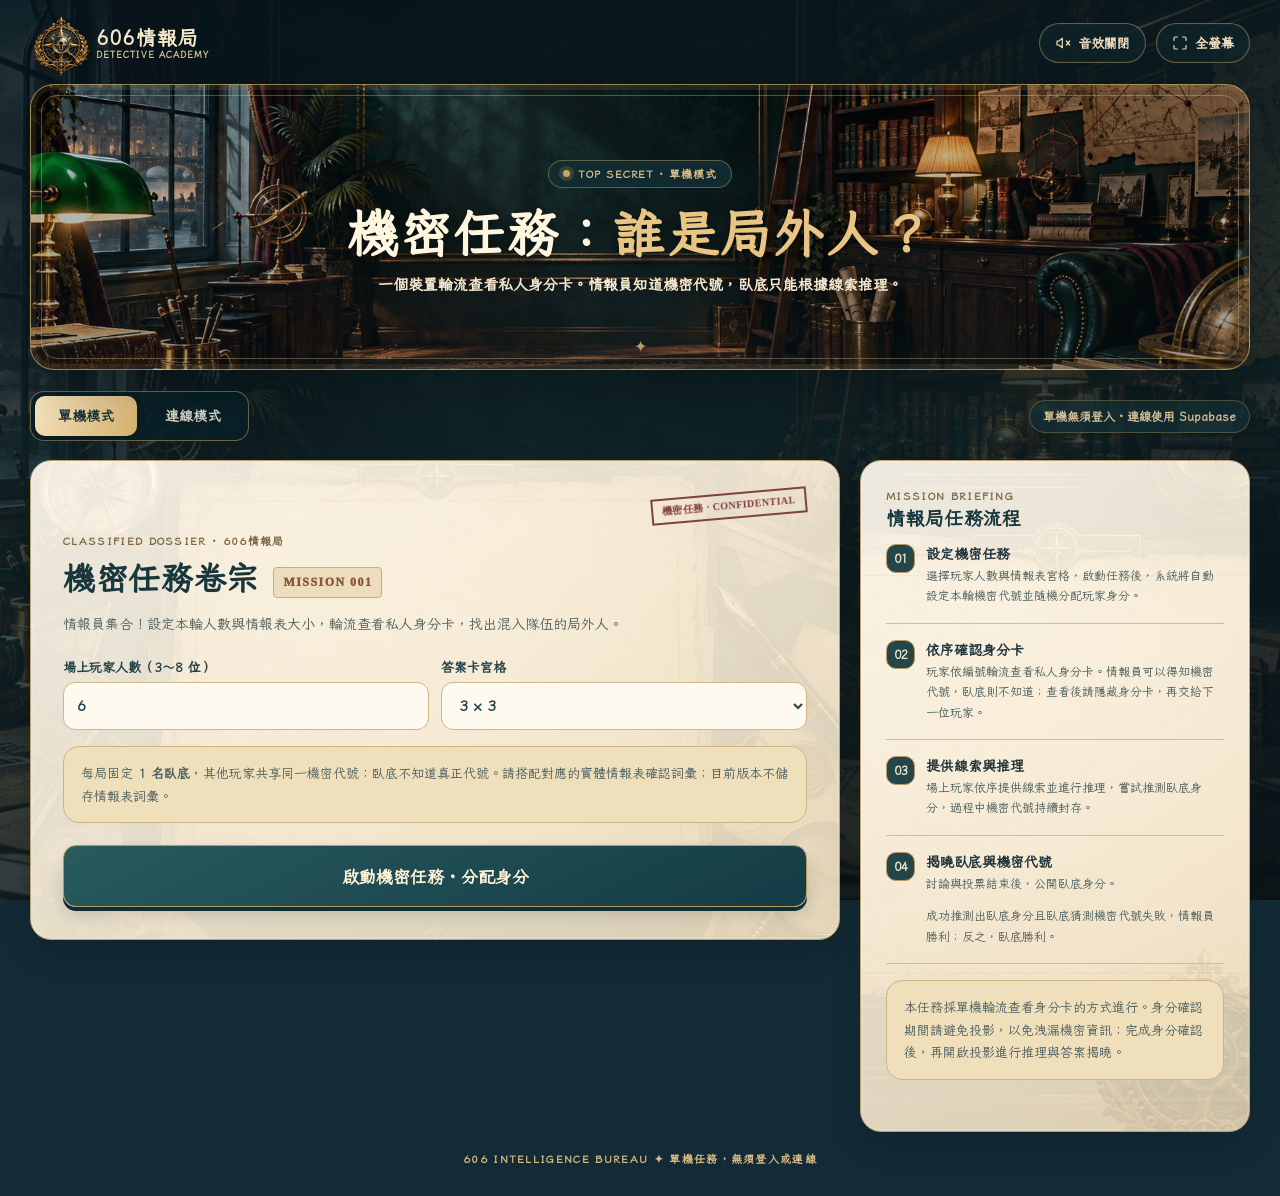
<file: index.html>
<!doctype html>
<html lang="zh-Hant">
<head>
  <meta charset="utf-8">
  <meta name="viewport" content="width=device-width, initial-scale=1, viewport-fit=cover">
  <meta name="theme-color" content="#142c36">
  <meta name="description" content="606情報局：誰是局外人？偵探學院單機任務，3～8 位玩家共用發言與推理舞臺，角色證件採圓框人物肖像與分階段揭曉。">
  <title>606情報局｜誰是局外人？</title>
  <link rel="preconnect" href="https://fonts.googleapis.com">
  <link rel="preconnect" href="https://fonts.gstatic.com" crossorigin>
  <link rel="stylesheet" href="https://fonts.googleapis.com/css2?family=Iansui&display=swap">
  <style>
    :root {
      color-scheme: light;
      --ink: #18392f;
      --ink-muted: #587367;
      --ink-soft: #7f9789;
      --primary: #276c55;
      --primary-deep: #184c3b;
      --lime: #d8ef70;
      --surface: #ffffff;
      --stroke: #dfebe2;
      --board: #f5f9ef;
      --shadow: 0 28px 75px rgba(29, 75, 54, .095), 0 7px 22px rgba(34, 66, 47, .04);
      font-family: -apple-system, BlinkMacSystemFont, "Noto Sans TC", "Microsoft JhengHei", "PingFang TC", system-ui, sans-serif;
    }
    * { box-sizing: border-box; }
    html { min-height: 100%; }
    body { margin: 0; min-height: 100vh; color: var(--ink); background: #edf6ed;
      background-image: radial-gradient(circle at 3% 8%, rgba(198,235,153,.56), transparent 29%), radial-gradient(circle at 95% 78%, rgba(209,237,220,.9), transparent 34%), linear-gradient(145deg, #f7faf2 10%, #e7f4ee 98%);
    }
    button, select { font: inherit; }
    button { -webkit-tap-highlight-color: transparent; }
    button:focus-visible { outline: 3px solid #f6ac42; outline-offset: 3px; }
    button:disabled { cursor: not-allowed; }
    .site-shell { width: min(1180px, calc(100% - 48px)); margin: 0 auto; }
    .topbar { display: flex; align-items: center; justify-content: space-between; gap: 16px; padding-top: 28px; }
    .brand { display: flex; align-items: center; gap: 11px; font-weight: 900; letter-spacing: -.035em; }
    .brand-mark { width: 43px; height: 43px; border-radius: 15px; display: grid; place-items: center; color: #174833; background: var(--lime); box-shadow: inset 0 -4px 0 rgba(28,71,30,.1); }
    .brand-mark svg { width: 30px; height: 30px; }
    .brand-name { font-size: 18px; }
    .brand-english { font-size: 10px; font-weight: 800; letter-spacing: .18em; color: #668875; margin-top: 1px; }
    .top-actions { display: flex; gap: 10px; }
    .top-action { display: inline-flex; align-items: center; justify-content: center; gap: 7px; border: 1px solid #d6e6d8; border-radius: 999px; background: rgba(255,255,255,.7); padding: 11px 15px; color: #35624c; font-size: 13px; font-weight: 800; cursor: pointer; transition: background .2s, transform .2s; }
    .top-action:hover { background: white; transform: translateY(-1px); }
    .top-action svg { width: 16px; height: 16px; }
    .hero { padding: 41px 0 28px; }
    .eyebrow { display: inline-flex; align-items: center; gap: 8px; background: rgba(255,255,255,.69); padding: 8px 12px; border-radius: 999px; color: #437e5b; font-size: 12px; font-weight: 800; letter-spacing: .1em; }
    .eyebrow .dot { height: 7px; width: 7px; background: #64ae64; border-radius: 50%; box-shadow: 0 0 0 4px rgba(100,174,100,.12); }
    h1 { font-size: clamp(32px, 4.1vw, 54px); line-height: 1.22; letter-spacing: -.06em; margin: 16px 0 11px; font-weight: 900; }
    .hero-highlight { color: #4c9165; }
    .hero-desc { font-size: clamp(14px, 1.5vw, 16px); line-height: 1.8; color: var(--ink-muted); margin: 0; }
    .workspace { display: grid; grid-template-columns: minmax(0, 1.18fr) minmax(305px, .82fr); gap: 22px; align-items: start; }
    .board-card, .control-card { background: rgba(255,255,255,.95); border: 1px solid rgba(255,255,255,.9); border-radius: 30px; box-shadow: var(--shadow); }
    .board-card { padding: 27px 30px 30px; overflow: hidden; }
    .board-header { display: flex; justify-content: space-between; align-items: flex-start; gap: 12px; margin-bottom: 17px; }
    .section-overline { color: #86a091; font-weight: 800; font-size: 11px; letter-spacing: .13em; text-transform: uppercase; }
    h2 { font-size: 19px; font-weight: 900; letter-spacing: -.035em; margin: 5px 0 0; }
    .board-counter { background: #eef6ef; padding: 9px 12px; border-radius: 12px; color: #4c7460; font-size: 12px; font-weight: 800; white-space: nowrap; }
    .board-stage { border-radius: 25px; background: #f5f9f1; border: 1px solid #e6efe1; padding: 24px 25px 25px 17px; position: relative; }
    .board-stage::before { content:""; position: absolute; top: -45px; left: -45px; width: 160px; height: 160px; pointer-events:none; border-radius: 50%; background: radial-gradient(circle,rgba(209,231,136,.23),transparent 68%); }
    .board-grid { --count: 4; --cell-gap: 10px; display: grid; grid-template-columns: 27px repeat(var(--count), minmax(0, 1fr)); gap: var(--cell-gap); position: relative; z-index: 1; width: 100%; max-width: 570px; margin: auto; }
    .corner { aspect-ratio: 1; }
    .axis-label { display: flex; align-items: center; justify-content: center; font-size: 14px; font-weight: 900; color: #81a18a; min-width: 0; }
    .axis-label.row-axis { font-size: 13px; }
    .tile { display: grid; place-items: center; aspect-ratio: 1; min-width: 0; border: 1px solid #dce9dc; background: #fff; border-radius: 16px; color: #92aa9b; font-weight: 900; font-size: clamp(17px, 2.5vw, 28px); letter-spacing: -.035em; position: relative; transition: background .11s, color .11s, border-color .11s, box-shadow .11s, transform .11s; user-select: none; }
    .tile::after { content: ""; position: absolute; inset: 6px; border: 1px solid rgba(80,127,78,.05); border-radius: 11px; pointer-events: none; }
    .tile.is-flashing { background: #c8ed6a; color: #194633; border-color: #a4d441; box-shadow: 0 0 0 3px rgba(146,196,50,.18), 0 7px 18px rgba(103,139,29,.23); transform: scale(1.04); z-index: 2; }
    .tile.is-selected { background: #285e48; border-color: #285e48; color: #fff; box-shadow: 0 7px 0 #b9d45b, 0 12px 24px rgba(40,94,72,.23); transform: translateY(-3px); z-index: 2; }
    .tile.is-selected::after { border-color: rgba(255,255,255,.15); }
    .tile.is-selected::before { content: "✦"; position: absolute; top: 6px; right: 9px; font-size: 14px; color: #dfef91; }
    .board-foot { display:flex; align-items:center; justify-content:center; gap:8px; margin-top: 17px; color: #789182; font-size: 12px; font-weight: 600; }
    .board-foot svg { width: 15px; height: 15px; }
    .control-card { padding: 29px; }
    .control-top { display:flex; align-items:center; justify-content: space-between; gap:10px; margin-bottom: 21px; }
    .round-pill { font-size: 12px; font-weight: 900; color: #3d7957; background: #e8f5e3; padding: 9px 12px; border-radius: 999px; }
    .field { margin-bottom: 25px; }
    .field-label { display: flex; align-items: center; justify-content: space-between; gap: 12px; font-size: 13px; font-weight: 900; color: #3a5748; margin-bottom: 12px; }
    .field-sub { font-size: 11px; font-weight: 700; color: #9bafa0; }
    .mode-options { display: grid; grid-template-columns: repeat(2, 1fr); gap: 10px; }
    .mode-btn { cursor: pointer; display: flex; flex-direction: column; justify-content: center; align-items: center; gap: 4px; background: #f5f8f4; border: 2px solid transparent; border-radius: 16px; padding: 15px 4px 13px; color: #627b68; transition: background .2s,border-color .2s,transform .2s; }
    .mode-btn:hover:enabled { transform: translateY(-2px); background: #ebf3e8; }
    .mode-btn[aria-pressed="true"] { background: #e6f2de; border-color: #74a978; color: #285b43; box-shadow: 0 4px 0 rgba(75,128,78,.1); }
    .mode-btn:disabled { opacity:.55; }
    .mode-main { font-size: 20px; font-weight: 950; letter-spacing: -.05em; }
    .mode-caption { font-size: 11px; font-weight: 750; }
    .speed-options { display: flex; gap: 8px; padding: 5px; border-radius: 14px; background: #f4f7f3; }
    .speed-btn { flex:1; border: 0; border-radius: 10px; padding: 10px 7px; color: #74897a; background: transparent; font-size: 13px; font-weight: 850; cursor: pointer; }
    .speed-btn[aria-pressed="true"] { color: #2d6247; background: white; box-shadow: 0 2px 8px rgba(45,76,52,.09); }
    .speed-btn:disabled { opacity:.55; }
    .result-panel { background: #f4f8f0; border: 1px solid #e2ecda; border-radius: 20px; padding: 20px 21px 18px; display:flex; justify-content:space-between; align-items:center; gap: 12px; min-height: 114px; margin-top: -3px; margin-bottom: 18px; }
    .result-title { font-size: 12px; font-weight: 800; color: #6e8a73; margin: 0 0 7px; }
    .result-description { color: #789382; font-size: 13px; font-weight: 700; line-height:1.6; margin: 0; }
    .result-code { color: #b2c7b2; font-weight: 950; font-size: clamp(34px,4vw,51px); letter-spacing: -.08em; line-height: 1; font-variant-numeric: tabular-nums; white-space:nowrap; }
    .result-panel.has-result { background: linear-gradient(117deg, #e6f5cc, #eef8e9); border-color: #cce8b9; }
    .result-panel.has-result .result-code { color: #2f7350; }
    .result-panel.is-rolling .result-code { font-size: 30px; color: #64a175; }
    .play-button { width:100%; border: 0; border-radius: 17px; min-height: 65px; display:flex; justify-content:center; align-items:center; gap:11px; background:#245c46; color:white; cursor:pointer; font-size: 18px; font-weight: 900; letter-spacing: .015em; box-shadow: 0 6px 0 #163e30, 0 11px 22px rgba(28,91,65,.15); transition: transform .15s,background .15s,box-shadow .15s; }
    .play-button:hover:enabled { background: #317658; transform: translateY(-1px); }
    .play-button:active:enabled { transform: translateY(4px); box-shadow: 0 2px 0 #163e30; }
    .play-button:disabled { opacity: .76; }
    .play-button svg { width:22px; height:22px; }
    .secondary-row { margin-top:17px; display:flex; align-items:center; justify-content:center; gap: 13px; }
    .text-button { border:0; background:transparent; color:#6b8875; font-size:12px; font-weight:850; padding: 8px; cursor:pointer; display:inline-flex;align-items:center;gap:6px; }
    .text-button:hover:enabled { color: #2a6449; }
    .text-button:disabled { opacity:.4; }
    .text-button svg { width: 14px; height:14px; }
    .shortcut { color:#a1b3a5; font-size:11px; font-weight:700; }
    .history-card { margin-top: 17px; padding: 22px 25px 23px; border-radius: 22px; background: rgba(255,255,255,.61); border: 1px solid rgba(255,255,255,.87); }
    .history-title { display:flex;align-items:center;justify-content:space-between; gap:8px; font-size: 12px; font-weight:850; color:#5b7c69; margin-bottom:12px; }
    .history-list { display:flex;flex-wrap:wrap; gap:8px; min-height:34px; align-items:center; }
    .history-pill { background:#fff;border:1px solid #d8e9d8; border-radius: 11px; padding:8px 12px; font-size: 13px; color: #3b7957; font-weight:900; }
    .history-empty { font-size:12px; color:#96ac99; line-height:1.6; }
    .bottom-note { max-width:800px; margin: 25px auto 29px; text-align:center; color:#788e7c; font-size:12px; line-height: 1.9; }
    .bottom-note strong { color: #54755e; }
    .page-footer { padding: 0 0 26px; font-size:11px; color:#9db2a2; text-align:center; font-weight:750; letter-spacing:.05em; }
    @media(max-width: 880px) { .workspace { grid-template-columns: minmax(0,1fr); } .hero { padding-top: 31px; } .control-card { padding: 25px; } .board-grid { max-width:570px; } .board-card { padding:24px; } .result-code { font-size:48px; } }
    @media(max-width: 480px) { .site-shell { width: min(100% - 26px, 450px); } .topbar { padding-top:18px; } .brand-mark { width:40px; height:40px; } .brand-name { font-size:15px; } .top-action { padding: 11px; font-size: 12px; } .top-action span { display:none; } .hero { padding: 27px 3px 22px; } h1 { font-size: 32px; margin-top:13px; } .hero-desc { font-size: 13px; } .workspace { gap:14px; } .board-card { padding: 18px 14px 19px; border-radius: 23px; } .board-header { margin:0 3px 16px; } h2 { font-size:16px; } .board-counter { font-size:11px; padding:8px; } .board-stage { padding:17px 13px 18px 7px; border-radius:18px; } .board-grid { --cell-gap: 6px; grid-template-columns: 19px repeat(var(--count),minmax(0,1fr)); } .tile { border-radius:10px; font-size: clamp(15px, 4.8vw, 23px); } .tile::after { inset:4px; border-radius:7px; } .tile.is-selected::before { top:3px;right:4px;font-size:9px; } .axis-label { font-size:12px; } .axis-label.row-axis { font-size:11px; } .control-card { padding:22px 19px; border-radius:23px; } .mode-btn { padding: 13px 4px 11px; } .mode-main { font-size:19px; } .mode-caption { font-size:10px; } .field { margin-bottom:21px; } .history-card { margin-top:14px;padding:20px; } .bottom-note { margin:20px 7px 23px;font-size:11px; } }

    [hidden] { display: none !important; }
    .app-switch { display:flex; flex-wrap:wrap; align-items:center; gap:10px; margin: -2px 0 23px; }
    .switch-tabs { display:inline-flex; flex-wrap:wrap; gap:5px; padding:5px; border:1px solid #dceadd; border-radius:17px; background:rgba(255,255,255,.8); }
    .switch-tab { padding:12px 19px; border:0; border-radius:13px; background:transparent; font-size:14px; font-weight:900; color:#668672; cursor:pointer; }
    .switch-tab:is(a) { display:inline-flex;align-items:center;justify-content:center;text-decoration:none; }
    .switch-tab[aria-selected="true"] { color:#fff; background:#276c55; box-shadow:0 4px 10px rgba(39,108,85,.18); }
    .coming-tag { font-size:12px; font-weight:800; color:#779287; background:#e4efe4; border-radius:999px; padding:9px 13px; }
    .role-layout { display:grid; grid-template-columns:minmax(0,1.3fr) minmax(270px,.7fr); align-items:start; gap:20px; }
    .role-primary, .role-aside { border-radius:28px; background:rgba(255,255,255,.94); box-shadow:var(--shadow); border:1px solid rgba(255,255,255,.95); padding:30px; }
    .role-primary { min-height:455px; }
    .role-overline { color:#6e9878; letter-spacing:.12em; font-size:12px; font-weight:950; }
    .role-heading { margin:7px 0 10px; font-size:clamp(25px,3vw,35px); line-height:1.34; font-weight:950; letter-spacing:-.045em; }
    .role-description { line-height:1.8; color:#668275; font-size:14px; margin:0 0 23px; }
    .role-form-row { display:grid; grid-template-columns:repeat(2,minmax(0,1fr)); gap:12px; margin-bottom:12px; }
    .role-field { display:flex;flex-direction:column;gap:8px;font-size:13px;font-weight:900;color:#46654f; }
    .role-input { min-width:0; min-height:48px; padding:10px 13px; background:#f5f9f3; border:1px solid #cfe0ce; border-radius:12px; outline-offset:3px; color:#285b40; font-weight:850; font-size:15px; }
    .role-notice { border-radius:16px; background:#f0f7e7; border:1px solid #e2efd6; padding:15px 17px; margin:16px 0 22px; line-height:1.8; font-size:13px; color:#507257; }
    .role-primary-button { width:100%; border:0; border-radius:16px; padding:18px 15px; min-height:62px; background:#276c55; box-shadow:0 5px 0 #164534; color:white; font-size:17px; font-weight:950; cursor:pointer; }
    .role-primary-button:active { transform:translateY(3px); box-shadow:0 2px 0 #164534; }
    .role-minor-button { display:block;margin:16px auto 0;padding:11px 14px;color:#6d8778;border:0;background:none;font-size:13px;font-weight:800;cursor:pointer; }
    .role-progress { display:flex; gap:8px; align-items:center; margin:12px 0 23px; font-size:13px; font-weight:900; color:#6c8a76; }
    .role-progress-bar { flex:1; background:#e6eee4; height:8px; border-radius:999px; overflow:hidden; }
    .role-progress-fill { height:100%; background:#7cb46c; width:0; transition:width .3s; }
    .role-privacy-box { min-height:195px; display:flex; flex-direction:column; gap:14px;align-items:center;justify-content:center; text-align:center; border:2px dashed #cfe1d3; background:#f6faf3; border-radius:22px; margin:20px 0; padding:24px; }
    .role-privacy-symbol { width:70px;height:70px;border-radius:23px;background:#e2f1cc;color:#3b8456;display:grid;place-items:center;font-size:38px; }
    .role-privacy-box strong { font-size:20px; }
    .role-privacy-box p { max-width:380px;margin:0;font-size:13px;color:#7a9381;line-height:1.7; }
    
    
    
    
    
    
    
    
    
    
    
    
    
    .role-completed { text-align:center; display:flex;flex-direction:column;align-items:center;gap:13px; padding:29px 3px 17px; }
    .role-completed-icon { font-size:66px; }
    .role-completed h2 { font-size:clamp(26px,3.8vw,40px);line-height:1.45;margin:0; }
    .role-completed p { color:#6d8b78;font-size:14px;line-height:1.8;margin:0 0 16px; }
    .aside-item { display:flex;gap:11px;align-items:flex-start;padding:16px 0;border-bottom:1px solid #e7efe5; }
    .aside-item:last-child { border-bottom:0; }
    .aside-count { flex:0 0 29px;width:29px;height:29px;display:grid;place-items:center;border-radius:10px;background:#e4f2d4;color:#527d53;font-size:12px;font-weight:950; }
    .aside-item strong { font-size:14px; }
    .aside-item p { font-size:12px;color:#779083;line-height:1.7;margin:4px 0 0; }
    .aside-item p.aside-outcome { margin-top:12px; }
    .role-note { font-size:12px;line-height:1.8;color:#779186;margin-top:23px; }
    @keyframes card-pop { from { transform:translateY(7px) scale(.97);opacity:.3; } to { transform:translateY(0) scale(1);opacity:1; } }
    @media (max-width:880px) { .role-layout { grid-template-columns:1fr; } .role-aside { padding:23px 26px; } .role-primary { min-height:0; } }
    @media (max-width:520px) { .role-form-row { grid-template-columns:1fr; } .role-primary,.role-aside { padding:23px 19px;border-radius:23px; } .switch-tabs { width:100%; } .switch-tab { flex:1; padding:12px 6px; font-size:13px; }    }
    @media(prefers-reduced-motion:reduce){*,*::before,*::after{animation-duration:.01ms!important;transition-duration:.01ms!important;scroll-behavior:auto!important;}}
  </style>
  <link rel="stylesheet" href="assets/academy.css">
  <link rel="stylesheet" href="assets/identity-card.css">
  <link rel="stylesheet" href="assets/mission-reveal-v2426.css?v=2.4.37">
  <link rel="stylesheet" href="assets/iansui-theme-v2.7.0-beta2.css">
</head>
<body>
  <div class="site-shell">
    <header class="topbar">
      <div class="brand" aria-label="606情報局">
        <div class="brand-mark" aria-hidden="true"><img src="assets/crest-display.webp" alt="" width="62" height="62"></div>
        <div><div class="brand-name">606情報局</div><div class="brand-english">DETECTIVE ACADEMY</div></div>
      </div>
      <div class="top-actions">
        <button type="button" class="top-action" id="soundToggle" aria-label="開啟音效" aria-pressed="false" title="音效開關">
          <svg aria-hidden="true" id="soundIcon" viewBox="0 0 24 24" fill="none" stroke="currentColor" stroke-width="1.8" stroke-linecap="round" stroke-linejoin="round"><path d="M11 5 6 9H3v6h3l5 4V5Z"/><path d="m17 9 5 6m0-6-5 6"/></svg><span id="soundText">音效關閉</span>
        </button>
        <button type="button" class="top-action" id="fullscreenToggle" aria-label="切換全螢幕" title="切換全螢幕">
          <svg aria-hidden="true" viewBox="0 0 24 24" fill="none" stroke="currentColor" stroke-width="1.8" stroke-linecap="round" stroke-linejoin="round"><path d="M8 3H5a2 2 0 0 0-2 2v3m13-5h3a2 2 0 0 1 2 2v3M3 16v3a2 2 0 0 0 2 2h3m13-5v3a2 2 0 0 1-2 2h-3"/></svg><span>全螢幕</span>
        </button>
      </div>
    </header>

    <section class="hero" aria-labelledby="heroTitle">
      <img class="hero-crest" src="assets/crest-display.webp" alt="" aria-hidden="true" width="148" height="148">
      <div class="eyebrow"><span class="dot"></span>TOP SECRET · 偵探學院機密任務</div>
      <h1 id="heroTitle">606情報局：<span class="hero-highlight">誰是局外人？</span></h1>
      <p class="hero-desc">每局固定一名臥底，其餘玩家為情報員。開啟機密卷宗，分配身分與代號，讓偵探任務正式開始。</p>
    </section>

    <nav class="app-switch" aria-label="遊玩模式">
      <div class="switch-tabs" aria-label="遊玩模式">
        <button class="switch-tab" type="button" id="tabRole" aria-selected="true">單機模式</button>
        <a class="switch-tab" href="online.html" role="tab" aria-selected="false">連線模式</a>
      </div>
      <span class="coming-tag">單機無須登入 · 連線使用 Supabase</span>
    </nav>
    <div id="pickerView" hidden aria-hidden="true">
    <main class="workspace">
      <section class="board-card" aria-label="隨機選題棋盤">
        <div class="board-header">
          <div><div class="section-overline">SECRET CODE BOARD</div><h2>機密情報表｜代號抽選</h2></div>
          <div class="board-counter" id="boardCounter">3 × 3 · 9 格</div>
        </div>
        <div class="board-stage">
          <div id="boardGrid" class="board-grid" role="grid" aria-label="3 乘 3 機密情報抽選格"></div>
        </div>
        <div class="board-foot"><svg viewBox="0 0 24 24" fill="none" stroke="currentColor" stroke-width="1.8" stroke-linecap="round" stroke-linejoin="round" aria-hidden="true"><circle cx="12" cy="12" r="9"/><path d="M12 10.5v5m0-7v.2"/></svg><span id="boardFootText">所有代號機率相同 · 請勿讓臥底看見公開抽選結果</span></div>
      </section>

      <div>
        <section class="control-card" aria-label="抽題設定與操作">
          <div class="control-top"><div><div class="section-overline">MISSION CONTROL</div><h2>機密抽選設定</h2></div><div class="round-pill" id="roundNumber">第 01 輪</div></div>
          <div class="field"><div class="field-label"><span>宮格大小</span><span class="field-sub">選擇情報表宮格</span></div>
            <div class="mode-options" role="group" aria-label="宮格大小">
              <button class="mode-btn" type="button" data-size="3" aria-pressed="true"><span class="mode-main">3 × 3</span><span class="mode-caption">9 個格子</span></button>
              <button class="mode-btn" type="button" data-size="4" aria-pressed="false"><span class="mode-main">4 × 4</span><span class="mode-caption">16 個格子</span></button>
            </div>
          </div>
          <div class="field"><div class="field-label"><span>閃爍節奏</span><span class="field-sub">控制動畫時間</span></div>
            <div class="speed-options" role="group" aria-label="閃爍節奏">
              <button type="button" class="speed-btn" data-speed="fast" aria-pressed="false">快速</button>
              <button type="button" class="speed-btn" data-speed="normal" aria-pressed="true">標準</button>
              <button type="button" class="speed-btn" data-speed="slow" aria-pressed="false">慢速</button>
            </div>
          </div>
          <div class="result-panel" id="resultPanel" aria-label="目前抽題結果">
            <div><p class="result-title" id="resultTitle">等待抽題</p><p class="result-description" id="resultDescription">準備好就開始抽選。</p></div>
            <div class="result-code" id="resultCode" aria-live="polite" aria-atomic="true">—</div>
          </div>
          <button id="drawButton" type="button" class="play-button"><svg viewBox="0 0 24 24" fill="none" stroke="currentColor" stroke-width="2" stroke-linecap="round" stroke-linejoin="round" aria-hidden="true"><path d="m8 5 11 7-11 7V5Z" fill="currentColor" stroke="none"/></svg><span id="drawButtonText">開始抽題</span></button>
          <div class="secondary-row"><button id="clearButton" class="text-button" type="button" disabled><svg viewBox="0 0 24 24" fill="none" stroke="currentColor" stroke-width="1.8" stroke-linecap="round" stroke-linejoin="round" aria-hidden="true"><path d="M3 12a9 9 0 1 0 3-6.7M3 4v5h5"/></svg>清除目前結果</button><span class="shortcut">空白鍵也能抽題</span></div>
        </section>
        <section class="history-card" aria-label="近期抽題紀錄"><div class="history-title"><span>最近抽到的格子</span><span id="historyCount">0 筆</span></div><div class="history-list" id="historyList"><span class="history-empty">尚未抽選機密代號。</span></div></section>
      </div>
    </main>

    <p class="bottom-note" hidden><strong>保密提醒：</strong>此模式會公開所抽中的代號；正式遊戲請使用「單機模式」，不要讓臥底看到這個畫面。</p>

    </div><!-- pickerView -->
    <section id="roleView" role="tabpanel" aria-labelledby="tabRole">
      <div class="role-layout">
        <div class="role-primary">
          <div class="presentation-switch" id="presentationSwitch" hidden>
            <button type="button" id="roleProjectionToggle" class="presentation-toggle" aria-pressed="false">✦ 開啟投影畫面</button>
          </div>
          <div id="roleSetupView">
            <div class="dossier-stamp" aria-hidden="true">機密任務 · CONFIDENTIAL</div>
            <div class="role-overline">CLASSIFIED DOSSIER · 606情報局</div>
            <h2 class="role-heading">機密任務卷宗 <span class="dossier-no"><span id="roleMissionNumber">MISSION 001</span></span></h2>
            <p class="role-description">情報員集合！設定本輪人數與情報表大小，輪流查看私人身分卡，找出混入隊伍的局外人。</p>
            <div class="role-form-row">
              <label class="role-field" for="rolePlayerCount">場上玩家人數（3～8 位）<input class="role-input" id="rolePlayerCount" type="number" min="3" max="8" step="1" value="6" inputmode="numeric"></label>
              <label class="role-field" for="roleBoardSize">答案卡宮格<select class="role-input" id="roleBoardSize"><option value="3" selected>3 × 3</option><option value="4">4 × 4</option></select></label>
            </div>
            <div class="role-notice">每局固定 <strong>1 名臥底</strong>，其他玩家共享同一機密代號；臥底不知道真正代號。請搭配對應的實體情報表確認詞彙；目前版本不儲存情報表詞彙。</div>
            <button type="button" class="role-primary-button" id="roleStartButton">啟動機密任務・分配身分</button>
          </div>
          <div id="roleReadyView" hidden>
            <div class="role-overline">IDENTITY VERIFICATION · 機密身分確認</div>
            <h2 class="role-heading">準備確認身分卡</h2>
            <div class="role-waiting-card" aria-label="即將確認的玩家編號">
              <span class="role-waiting-label">本張身分卡屬於</span>
              <strong id="roleReadyPlayer">01 號玩家</strong>
              <span class="role-waiting-caption">請確認輪到本人後再查看</span>
            </div>
            <div class="role-progress"><span id="roleReadyProgress">0 / 6 已確認</span><div class="role-progress-bar"><div id="roleProgressFill" class="role-progress-fill"></div></div></div>
            <div class="role-privacy-box"><span class="role-privacy-symbol" aria-hidden="true">🔒</span><strong>請先確認只有自己能看到螢幕</strong><p>上一位玩家的身分已遮蔽。若連接教室投影，請先暫停鏡像或改用私人螢幕，再查看身分卡。</p></div>
            <button type="button" class="role-primary-button" id="roleRevealButton">查看 01 號玩家身分卡</button>
            <button type="button" class="role-minor-button" id="roleAbortButton">中止本輪，返回設定</button>
          </div>
          <div id="roleRevealView" hidden>
            <div class="role-overline">FOR YOUR EYES ONLY · 僅限本人查看</div>
            <h2 class="role-heading"><span id="roleRevealPlayer">玩家 01</span> 的身分卡</h2>
            <p class="role-description">僅限本人觀看。請勿在教室投影或讓其他玩家看到這張卡。</p>
            <div class="identity-card" id="roleIdentityCard" aria-live="polite">
              <div class="identity-decoration" aria-hidden="true"><img src="assets/crest-display.webp" alt="" width="55" height="55"><span>606 INTELLIGENCE BUREAU</span></div>
              <div class="identity-player-label" id="roleIdentityPlayer">01 號玩家</div>
              <!-- 角色肖像已與卡框整合至底圖；保留隱藏節點相容既有 JavaScript。 -->
              <img id="roleIdentityPortrait" hidden aria-hidden="true" src="assets/agent-medallion.webp" alt="">
              <span id="roleIdentityIcon" class="identity-icon" aria-hidden="true"></span>
              <div id="roleIdentityTitle" class="identity-title"></div>
              <div class="identity-code-box"><div id="roleIdentityCodeLabel" class="identity-code-label">機密代號</div><div id="roleIdentityCoordinate" class="identity-coordinate"></div></div>
              <div class="identity-classification" aria-hidden="true">FOR YOUR EYES ONLY · 僅限本人查看</div>
            </div>
            <p id="roleIdentityHelp" class="role-card-guidance" aria-live="polite"></p>
            <button type="button" class="role-primary-button" id="roleNextButton">隱藏身分，交給下一位</button>
            <p class="role-note">按下按鈕後就會離開本張身分卡，避免下一位玩家看到你的身分。</p>
          </div>
          <div id="roleCompleteView" class="sealed-briefing-view" hidden>
            <div class="sealed-briefing-art" role="img" aria-label="機密代碼封存中，待線索揭露。封緘的情報卷宗等待解密。"></div>
            <p class="sealed-briefing-caption">情報員輪流口頭提供線索，調查小隊討論並完成紙條推理；機密代號將持續保密。</p>
            <button type="button" class="sealed-unmask-button" id="roleUnmaskButton" aria-label="開啟封存卷宗，揭曉臥底">
              <span class="sealed-unmask-emblem" aria-hidden="true">✦</span>
              <span class="sealed-unmask-copy"><strong>開啟封存卷宗</strong><small>揭曉臥底</small></span>
              <span class="sealed-unmask-emblem" aria-hidden="true">✦</span>
            </button>
            <p class="role-note sealed-unmask-note">請先完成全體發言、推理及紙本投票，再由教師開啟封存卷宗。</p>
          </div>
          <div id="roleUndercoverView" hidden>
            <div class="role-overline">CASE REVEAL · 第一階段</div>
            <h2 class="role-heading">真正的局外人</h2>
            <div class="mission-reveal-step">01 <span>揭曉臥底</span><i></i> 02 <span>揭曉代號（尚未解封）</span></div>
            <div class="reveal-dossier reveal-undercover undercover-reveal-card" aria-live="polite">
              <div id="roleUndercoverNumber" class="reveal-main-number"></div>
              <p class="reveal-help">請臥底根據線索，推測機密代碼。</p>
            </div>
            <button type="button" class="role-primary-button role-reveal-action" id="roleAnswerButton">臥底猜測完畢・公布機密代號</button>
            <p class="role-note">先聽完臥底的猜測和理由，再揭曉正確答案。</p>
          </div>
          <div id="roleAnswerView" hidden>
            <div class="role-overline">CASE CLOSED · 第二階段</div>
            <h2 class="role-heading">機密代號正式揭曉</h2>
            <div class="mission-reveal-step">01 <span>已確認臥底</span><i></i> 02 <span>機密代號已解封</span></div>
            <div class="reveal-dossier reveal-answer answer-reveal-card" aria-live="polite">
              <div class="answer-reveal-message">
                <div class="reveal-answer-title">本輪正確的機密代號</div>
                <div id="roleAnswerCode" class="reveal-secret-code" aria-label="本輪正確機密代號"></div>
              </div>
            </div>
            <button type="button" class="role-primary-button" id="roleRestartButton">建立下一輪機密任務</button>
            <p class="role-note">下一輪將重新隨機選出一名臥底與新的機密代號，不保留上一輪身分紀錄。</p>
          </div>
        </div>
        <aside class="role-aside" aria-label="玩法步驟">
          <div class="role-overline">MISSION BRIEFING</div><h2>情報局任務流程</h2>
          <div class="aside-item"><span class="aside-count">01</span><div><strong>設定機密任務</strong><p>選擇玩家人數與情報表宮格，啟動任務後，系統將自動設定本輪機密代號並隨機分配玩家身分。</p></div></div>
          <div class="aside-item"><span class="aside-count">02</span><div><strong>依序確認身分卡</strong><p>玩家依編號輪流查看私人身分卡。情報員可以得知機密代號，臥底則不知道；查看後請隱藏身分卡，再交給下一位玩家。</p></div></div>
          <div class="aside-item"><span class="aside-count">03</span><div><strong>提供線索與推理</strong><p>場上玩家依序提供線索並進行推理，嘗試推測臥底身分，過程中機密代號持續封存。</p></div></div>
          <div class="aside-item"><span class="aside-count">04</span><div><strong>揭曉臥底與機密代號</strong><p>討論與投票結束後，公開臥底身分。</p><p class="aside-outcome">成功推測出臥底身分且臥底猜測機密代號失敗，情報員勝利；反之，臥底勝利。</p></div></div>
          <div class="role-notice">本任務採單機輪流查看身分卡的方式進行。身分確認期間請避免投影，以免洩漏機密資訊；完成身分確認後，再開啟投影進行推理與答案揭曉。</div>
        </aside>
      </div>
    </section>
    <footer class="page-footer">606 INTELLIGENCE BUREAU ✦ 單機任務，無須登入或連線</footer>
  </div>
  <script>
    'use strict';
    (() => {
      const letters = 'ABCD';
      const durations = { fast: 1550, normal: 2750, slow: 4200 };
      const state = { size: 3, speed: 'normal', running: false, selected: -1, flashing: -1, draws: 0, history: [], sound: false, timer: null, runId: 0, context: null };
      const $ = id => document.getElementById(id);
      const board = $('boardGrid');
      const drawButton = $('drawButton');
      const sizeButtons = [...document.querySelectorAll('.mode-btn')];
      const speedButtons = [...document.querySelectorAll('.speed-btn')];

      // 拒絕取樣，避免整數取餘數的分布偏差。若無加密亂數介面則退回一般亂數。
      function randomInt(count) {
        if (count < 1) return 0;
        if (globalThis.crypto && typeof crypto.getRandomValues === 'function') {
          const limit = 4294967296 - (4294967296 % count);
          const arr = new Uint32Array(1);
          do { crypto.getRandomValues(arr); } while (arr[0] >= limit);
          return arr[0] % count;
        }
        return Math.floor(Math.random() * count);
      }
      function coord(index) { return letters[index % state.size] + (Math.floor(index / state.size) + 1); }
      function formatRound(n) { return String(n).padStart(2, '0'); }
      function renderBoard() {
        board.style.setProperty('--count', state.size);
        board.setAttribute('aria-label', `${state.size} 乘 ${state.size} 隨機選題格`);
        const frag = document.createDocumentFragment();
        const corner = document.createElement('div'); corner.className = 'corner'; corner.setAttribute('aria-hidden', 'true'); frag.append(corner);
        for (let c = 0; c < state.size; c++) {
          const label = document.createElement('div'); label.className = 'axis-label'; label.textContent = letters[c]; label.setAttribute('aria-hidden', 'true'); frag.append(label);
        }
        for (let r = 0; r < state.size; r++) {
          const rowLabel = document.createElement('div'); rowLabel.className = 'axis-label row-axis'; rowLabel.textContent = String(r + 1); rowLabel.setAttribute('aria-hidden', 'true'); frag.append(rowLabel);
          for (let c = 0; c < state.size; c++) {
            const cell = document.createElement('div'); cell.className = 'tile'; cell.dataset.index = String(r * state.size + c); cell.setAttribute('role', 'gridcell'); cell.textContent = `${letters[c]}${r + 1}`; frag.append(cell);
          }
        }
        board.replaceChildren(frag);
        $('boardCounter').textContent = `${state.size} × ${state.size} · ${state.size ** 2} 格`;
      }
      function highlight(index, className) {
        for (const tile of board.querySelectorAll('.tile')) {
          tile.classList.toggle('is-flashing', className === 'is-flashing' && Number(tile.dataset.index) === index);
          tile.classList.toggle('is-selected', className === 'is-selected' && Number(tile.dataset.index) === index);
          tile.setAttribute('aria-selected', String(className === 'is-selected' && Number(tile.dataset.index) === index));
        }
      }
      function updateControls() {
        sizeButtons.forEach(b => { b.setAttribute('aria-pressed', String(Number(b.dataset.size) === state.size)); b.disabled = state.running; });
        speedButtons.forEach(b => { b.setAttribute('aria-pressed', String(b.dataset.speed === state.speed)); b.disabled = state.running; });
        drawButton.disabled = state.running;
        $('clearButton').disabled = state.running || state.selected < 0;
        $('roundNumber').textContent = `第 ${formatRound(state.running ? state.draws + 1 : Math.max(1, state.draws))} 輪`;
        $('drawButtonText').textContent = state.running ? '正在選題…' : (state.draws ? '再抽一次' : '開始抽題');
      }
      function updateHistory() {
        $('historyCount').textContent = `${state.history.length} 筆`;
        const list = $('historyList');
        if (!state.history.length) {
          const empty = document.createElement('span'); empty.className = 'history-empty'; empty.textContent = '尚未抽選機密代號。'; list.replaceChildren(empty); return;
        }
        const frag = document.createDocumentFragment();
        state.history.forEach(item => {
          const el = document.createElement('span'); el.className = 'history-pill'; el.textContent = item; frag.appendChild(el);
        });
        list.replaceChildren(frag);
      }
      function clearResult() {
        if (state.running) return;
        state.selected = -1;
        highlight(-1, '');
        $('resultPanel').classList.remove('has-result', 'is-rolling');
        $('resultTitle').textContent = '等待抽題';
        $('resultDescription').textContent = '準備好就開始抽選。';
        $('resultCode').textContent = '—';
        $('boardFootText').textContent = '每格機率相同 · 這個模式會公開代號';
        updateControls();
      }
      function playTone(frequency, duration = .04, volume = .02) {
        if (!state.sound) return;
        try {
          const AudioCtx = window.AudioContext || window.webkitAudioContext;
          if (!AudioCtx) return;
          if (!state.context) state.context = new AudioCtx();
          if (state.context.state === 'suspended') state.context.resume().catch(() => {});
          const t = state.context.currentTime;
          const oscillator = state.context.createOscillator();
          const gain = state.context.createGain();
          oscillator.type = 'sine'; oscillator.frequency.setValueAtTime(frequency, t);
          gain.gain.setValueAtTime(volume, t); gain.gain.exponentialRampToValueAtTime(.001, t + duration);
          oscillator.connect(gain).connect(state.context.destination);
          oscillator.start(t); oscillator.stop(t + duration + .008);
        } catch { /* 無音效權限也不影響抽題 */ }
      }
      function finish(index, runId) {
        if (runId !== state.runId) return;
        clearTimeout(state.timer);
        state.timer = null; state.running = false; state.flashing = -1; state.selected = index;
        state.draws++;
        const answer = coord(index);
        highlight(index, 'is-selected');
        $('resultPanel').classList.remove('is-rolling'); $('resultPanel').classList.add('has-result');
        $('resultTitle').textContent = '本輪抽選代號';
        $('resultDescription').textContent = '請對照實體情報表確認詞彙';
        $('resultCode').textContent = answer;
        $('boardFootText').textContent = `已選出 ${answer} · 點擊「再抽一次」繼續`;
        state.history.unshift(answer);
        state.history = state.history.slice(0, 8);
        playTone(660, .16, .035);
        updateHistory(); updateControls();
      }
      function draw() {
        if (state.running) return;
        state.running = true; state.selected = -1;
        const runId = ++state.runId;
        const finalIndex = randomInt(state.size * state.size); // 先公平決定最終結果，動畫只負責視覺呈現。
        const duration = durations[state.speed];
        const started = performance.now();
        let last = -1;
        $('resultPanel').classList.remove('has-result'); $('resultPanel').classList.add('is-rolling');
        $('resultTitle').textContent = '正在隨機選題'; $('resultDescription').textContent = '亮點會停在其中一格…'; $('resultCode').textContent = '···';
        $('boardFootText').textContent = '正在抽取這一輪的機密代號…';
        updateControls();
        const prefersReducedMotion = matchMedia('(prefers-reduced-motion: reduce)').matches;
        if (prefersReducedMotion) { state.timer = setTimeout(() => finish(finalIndex, runId), 230); return; }
        function tick() {
          if (runId !== state.runId) return;
          const progress = Math.min((performance.now() - started) / duration, 1);
          if (progress >= 1) { finish(finalIndex, runId); return; }
          let next = randomInt(state.size * state.size);
          if (next === last && state.size > 1) next = (next + 1 + randomInt(state.size * state.size - 1)) % (state.size * state.size);
          last = next;
          highlight(next, 'is-flashing');
          if (progress > .7 || randomInt(3) === 0) playTone(300 + Math.round(progress * 310), .025, .012);
          const delay = 58 + Math.round(185 * progress * progress);
          state.timer = setTimeout(tick, delay);
        }
        tick();
      }
      sizeButtons.forEach(button => button.addEventListener('click', () => {
        if (state.running) return;
        state.size = Number(button.dataset.size); state.history = []; state.draws = 0;
        renderBoard(); updateHistory(); clearResult();
      }));
      speedButtons.forEach(button => button.addEventListener('click', () => {
        if (state.running) return;
        state.speed = button.dataset.speed; updateControls();
      }));
      drawButton.addEventListener('click', draw);
      $('clearButton').addEventListener('click', clearResult);
      $('soundToggle').addEventListener('click', () => {
        state.sound = !state.sound;
        const btn = $('soundToggle'); btn.setAttribute('aria-pressed', String(state.sound));
        btn.setAttribute('aria-label', state.sound ? '關閉音效' : '開啟音效');
        $('soundText').textContent = state.sound ? '音效開啟' : '音效關閉';
        $('soundIcon').innerHTML = state.sound
          ? '<path d="M11 5 6 9H3v6h3l5 4V5Z"/><path d="M15 9a4 4 0 0 1 0 6m3-9a8 8 0 0 1 0 12"/>'
          : '<path d="M11 5 6 9H3v6h3l5 4V5Z"/><path d="m17 9 5 6m0-6-5 6"/>';
        if (state.sound) playTone(550,.08,.015);
      });
      $('fullscreenToggle').addEventListener('click', async () => {
        try {
          if (!document.fullscreenElement) await document.documentElement.requestFullscreen();
          else await document.exitFullscreen();
        } catch {
          // 某些行動瀏覽器不支援全螢幕；忽略並保持其他功能可用。
        }
      });
      document.addEventListener('keydown', event => {
        if (event.code !== 'Space' || event.repeat || event.ctrlKey || event.altKey || event.metaKey || state.running || $('pickerView').hidden) return;
        const target = event.target;
        if (target instanceof Element && (target.closest('button, input, select, textarea, a') || target.isContentEditable)) return;
        event.preventDefault(); draw();
      });
      // 單機輪流抽身分：每輪只抽一次共同代號，並固定只有一名臥底。
      // 一輪完成前僅存於當前頁面記憶體；揭曉必須由教師依序觸發。
      const roleState = { stage: 'setup', deck: [], current: 0, secret: -1, size: 3, total: 0, round: 1, projection: false }; // 封存等待畫面不記錄發言進度。
      const roleStages = ['roleSetupView', 'roleReadyView', 'roleRevealView', 'roleCompleteView', 'roleUndercoverView', 'roleAnswerView'];
      const roleStageNames = ['setup', 'ready', 'reveal', 'complete', 'undercover', 'answer'];
      function eraseRoleCard() {
        $('roleIdentityIcon').textContent = '';
        $('roleIdentityTitle').textContent = '';
        $('roleIdentityPlayer').textContent = '';
        $('roleIdentityCoordinate').textContent = '';
        $('roleIdentityHelp').textContent = '';
        $('roleIdentityCodeLabel').textContent = '機密代號';
        $('roleIdentityPortrait').src = 'assets/agent-medallion.webp';
        $('roleIdentityPortrait').alt = '情報員人物半身肖像';
        $('roleIdentityCard').classList.remove('is-chameleon');
      }
      function eraseRevealPanels() {
        $('roleUndercoverNumber').textContent = '';
        $('roleAnswerCode').textContent = '';
      }
      function showRoleStage(stage) {
        roleStages.forEach((id, index) => { $(id).hidden = roleStageNames[index] !== stage; });
        roleState.stage = stage;
        const isPublicStage = ['complete', 'undercover', 'answer'].includes(stage);
        $('presentationSwitch').hidden = !isPublicStage;
        if (!isPublicStage) setProjection(false);
        if (stage === 'ready') {
          $('roleReadyPlayer').textContent = `${formatRound(roleState.current + 1)} 號玩家`;
          $('roleRevealButton').textContent = `查看 ${formatRound(roleState.current + 1)} 號玩家身分卡`;
          $('roleReadyProgress').textContent = `${roleState.current} / ${roleState.total} 已確認`;
          $('roleProgressFill').style.width = `${(roleState.current / roleState.total) * 100}%`;
        }
        if (stage === 'setup') $('roleMissionNumber').textContent = `MISSION ${String(roleState.round).padStart(3, '0')}`;
      }
      function resetRole(advanceRound = false) {
        setProjection(false);
        eraseRoleCard(); eraseRevealPanels();
        roleState.deck = []; roleState.secret = -1; roleState.current = 0; roleState.total = 0;
        if (advanceRound) roleState.round++;
        showRoleStage('setup');
      }
      function shuffleDeck(deck) {
        for (let i = deck.length - 1; i > 0; i--) {
          const j = randomInt(i + 1);
          [deck[i], deck[j]] = [deck[j], deck[i]];
        }
        return deck;
      }
      function startRoles() {
        if (roleState.stage !== 'setup') return;
        const players = Number($('rolePlayerCount').value);
        const size = Number($('roleBoardSize').value);
        if (!Number.isInteger(players) || players < 3 || players > 8) {
          alert('玩家人數請設定為 3～8 人。'); $('rolePlayerCount').focus(); return;
        }
        if (![3,4].includes(size)) return;
        roleState.total = players; roleState.size = size; roleState.current = 0;
        roleState.secret = randomInt(size * size);
        roleState.deck = shuffleDeck(['chameleon', ...Array(players - 1).fill('normal')]);
        eraseRoleCard(); eraseRevealPanels();
        showRoleStage('ready');
      }
      function revealRole() {
        if (roleState.stage !== 'ready' || roleState.current >= roleState.deck.length) return;
        const isChameleon = roleState.deck[roleState.current] === 'chameleon';
        $('roleRevealPlayer').textContent = `玩家 ${formatRound(roleState.current + 1)}`;
        $('roleIdentityPlayer').textContent = `${formatRound(roleState.current + 1)} 號玩家`; 
        $('roleIdentityPortrait').src = isChameleon ? 'assets/undercover-medallion.webp' : 'assets/agent-medallion.webp';
        $('roleIdentityPortrait').alt = isChameleon ? '臥底人物半身肖像' : '情報員人物半身肖像';
        $('roleIdentityIcon').textContent = isChameleon ? '⌕' : '✦';
        $('roleIdentityTitle').textContent = isChameleon ? '你/妳是臥底' : '你/妳是情報員';
        $('roleIdentityCodeLabel').textContent = isChameleon ? '機密代號尚未取得' : '本輪機密代號';
        $('roleIdentityCoordinate').textContent = isChameleon ? '？？？' : letters[roleState.secret % roleState.size] + (Math.floor(roleState.secret / roleState.size) + 1);
        $('roleIdentityHelp').textContent = isChameleon ? '你不知道真正的機密代號。請根據其他人的線索推理，並嘗試提供合理提示。' : '請對照情報表找到代號詞彙，保密提供線索，不要直接說出答案。';
        $('roleIdentityCard').classList.toggle('is-chameleon', isChameleon);
        $('roleNextButton').textContent = roleState.current + 1 === roleState.total ? '隱藏身分，開始遊戲' : '隱藏身分，交給下一位';
        showRoleStage('reveal');
      }
      function nextRole() {
        if (roleState.stage !== 'reveal') return;
        eraseRoleCard(); // 交棒前立即清空上一人的私人卡片。
        roleState.current++;
        if (roleState.current >= roleState.total) showRoleStage('complete');
        else showRoleStage('ready');
      }
      // v2.4.22：公開階段只保留封存等待畫面；口頭推理不需要逐位切換頁面。
      function setProjection(enabled) {
        const allowed = ['complete','undercover','answer'].includes(roleState.stage);
        roleState.projection = Boolean(enabled && allowed);
        document.body.classList.toggle('is-projecting', roleState.projection);
        $('roleProjectionToggle').textContent = roleState.projection ? '↙ 離開投影舞臺' : '✦ 開啟投影畫面';
        $('roleProjectionToggle').setAttribute('aria-pressed', String(roleState.projection));
        if (roleState.projection) window.scrollTo({top:0,behavior:'instant'});
      }
      $('roleProjectionToggle').addEventListener('click', () => setProjection(!roleState.projection));
      document.addEventListener('keydown', event => {
        if (event.key === 'Escape' && roleState.projection) setProjection(false);
      });
      function unmask() {
        if (roleState.stage !== 'complete') return;
        if (!confirm('請確認所有玩家已發言，場上投票與台下小組的口頭推理也都結束。確定揭曉臥底嗎？')) return;
        const index = roleState.deck.indexOf('chameleon');
        if (index < 0 || roleState.secret < 0) return;
        $('roleUndercoverNumber').textContent = `${formatRound(index + 1)} 號玩家`;
        showRoleStage('undercover');
        playTone(450,.11,.035);
      }
      function revealAnswer() {
        if (roleState.stage !== 'undercover') return;
        const index = roleState.deck.indexOf('chameleon');
        if (index < 0 || roleState.secret < 0) return;
        const answer = letters[roleState.secret % roleState.size] + (Math.floor(roleState.secret / roleState.size) + 1);
        $('roleAnswerCode').textContent = answer;
        showRoleStage('answer');
        // 答案揭曉後不再保留可重建整份角色分配的清單。
        roleState.deck = []; roleState.secret = -1;
        playTone(660,.18,.035);
      }
      const tabRoleEl = $('tabRole');
      function switchMode() {
        const pickerView = $('pickerView');
        if (pickerView) pickerView.hidden = true;
        $('roleView').hidden = false;
        if (tabRoleEl) tabRoleEl.setAttribute('aria-selected', 'true');
        $('heroTitle').innerHTML = '機密任務：<span class="hero-highlight">誰是局外人？</span>';
        document.querySelector('.hero-desc').textContent = '一個裝置輪流查看私人身分卡。情報員知道機密代號，臥底只能根據線索推理。';
        document.querySelector('.eyebrow').lastChild.textContent = 'TOP SECRET · 單機模式';
      }
      if (tabRoleEl) tabRoleEl.addEventListener('click', () => switchMode());
      $('roleStartButton').addEventListener('click', startRoles);
      $('roleRevealButton').addEventListener('click', revealRole);
      $('roleNextButton').addEventListener('click', nextRole);
      $('roleAbortButton').addEventListener('click', () => { if (confirm('中止這一輪？所有尚未查看的身分都會重新抽取。')) resetRole(); });
      $('roleUnmaskButton').addEventListener('click', unmask);
      $('roleAnswerButton').addEventListener('click', revealAnswer);
      $('roleRestartButton').addEventListener('click', () => resetRole(true));
      // 網頁隱藏、切換分頁時，不讓已揭曉的身分繼續曝露在畫面上。
      document.addEventListener('visibilitychange', () => {
        if (document.hidden && roleState.stage === 'reveal') {
          // 同一玩家可以重新查看自己的卡片；切回時一律先保持遮蔽。
          eraseRoleCard(); showRoleStage('ready');
        }
      });
      renderBoard(); updateControls(); updateHistory(); switchMode();
    })();
  </script>
</body>
</html>
</file>
<file: assets/academy.css>
:root {
  color-scheme: light;
  --ink: #21343c;
  --ink-muted: #66747a;
  --ink-soft: #7c8784;
  --primary: #194c4b;
  --primary-deep: #133940;
  --lime: #d7b978;
  --surface: #fff9ea;
  --stroke: #dccdae;
  --board: #f6e8cf;
  --shadow: 0 18px 45px rgba(5, 20, 25, .15), 0 4px 14px rgba(7, 28, 34, .07);
  --gold: #c9a85d;
  --gold-light: #ecd4a3;
  --paper: #f3e8d2;
  --paper-light: #fff8e8;
  --ink-dark: #102b32;
  --wine: #833f42;
  font-family: -apple-system, BlinkMacSystemFont, "Noto Sans TC", "Microsoft JhengHei", "PingFang TC", sans-serif;
}
html { background: #132b36; }
body {
  color: var(--ink);
  background: radial-gradient(ellipse at 12% 1%, rgba(62, 99, 104, .35), transparent 38%),
    radial-gradient(ellipse at 88% 78%, rgba(125, 88, 42, .18), transparent 44%),
    linear-gradient(160deg, #102b37 0%, #18343c 52%, #0e2730 100%);
  background-attachment: fixed;
}
.site-shell { width: min(1220px, calc(100% - 44px)); }
.topbar { padding-top: 16px; padding-bottom: 14px; }
.brand { color: #f4e7ca; gap: 12px; }
.brand-mark { width: 54px; height: 54px; border-radius: 0; background: transparent; box-shadow: none; }
.brand-mark img { display: block; height: 62px; width: 62px; object-fit: contain; }
.brand-name { font-size: 19px; letter-spacing: .035em; }
.brand-english { color: #d6b77d; letter-spacing: .19em; font-size: 9px; }
.top-action { border: 1px solid rgba(215, 185, 120, .42); color: #efdfbd; background: rgba(15, 36, 42, .72); box-shadow: inset 0 0 0 1px rgba(255,255,255,.025); }
.top-action:hover { color: #fff; background: #315560; }
.hero {
  position: relative; display: flex; flex-direction: column; align-items: center; justify-content: center;
  overflow: hidden; text-align: center; min-height: 248px; padding: 33px 180px 30px;
  border: 1px solid rgba(216, 181, 105, .52); border-radius: 24px; background-color: #152f39;
  background-image: linear-gradient(180deg, rgba(12,32,40,.1), rgba(12,32,40,.12)), url("./hero-backdrop.webp");
  background-position: center; background-size: cover;
  box-shadow: 0 15px 42px rgba(0,0,0,.16), inset 0 0 0 4px rgba(226,191,119,.07);
}
.hero::before { content: ""; position: absolute; pointer-events: none; inset: 10px; border: 1px solid rgba(226,192,130,.22); border-radius: 16px; }
.hero::after { content: "✦"; position: absolute; bottom: 13px; left: 50%; transform: translateX(-50%); color: #ddbd82; opacity: .8; }
.hero > * { position: relative; z-index: 1; }
.hero-crest { display: none; width: 82px; height: 82px; object-fit: contain; margin-top: -8px; margin-bottom: 0; }
.eyebrow { background: rgba(18, 45, 50, .93); color: #d9bf89; border: 1px solid rgba(217, 181, 109, .38); padding: 7px 14px; font-size: 11px; letter-spacing: .09em; }
.eyebrow .dot { background: #cba764; box-shadow: 0 0 0 4px rgba(201, 168, 93, .2); }
h1 { margin: 14px 0 8px; color: #fff6df; text-shadow: 0 2px 16px rgba(0,0,0,.45); font-size: clamp(31px, 4vw, 51px); font-family: "Noto Serif TC", "PMingLiU", serif; letter-spacing: .045em; }
.hero-highlight { color: #e8c584; }
.hero-desc { color: #e9e8dc; font-weight: 650; font-size: 14px; line-height: 1.7; max-width: 680px; }
.app-switch { margin: 21px 0 19px; justify-content: space-between; }
.switch-tabs { background: rgba(9, 32, 39, .88); border: 1px solid rgba(221,189,121,.45); border-radius: 14px; padding: 4px; }
.switch-tab { color: #d8d5ca; border-radius: 10px; padding: 12px 23px; }
.switch-tab:hover { color: #fff; }
.switch-tab[aria-selected="true"] { color: #1b3537; background: linear-gradient(125deg,#f8e9c8,#dbb774); box-shadow: 0 3px 8px rgba(0,0,0,.18); }
.coming-tag { color: #d7c298; background: rgba(20, 48, 54, .75); border: 1px solid rgba(218,179,110,.3); }

.board-card, .control-card, .role-primary, .role-aside {
  border: 1px solid #bea873;
  border-radius: 21px;
  background: linear-gradient(156deg, #fff9eb 0%, #f3e6ca 100%);
  box-shadow: var(--shadow), inset 0 0 0 5px rgba(255,255,255,.28);
}
.board-card, .control-card { padding: 26px; }
.section-overline, .role-overline { color: #6e6b51; letter-spacing: .11em; }
h2 { color: #1b4146; font-family: "Noto Serif TC", "PMingLiU", serif; }
.board-counter { color: #315259; background: #e7d9b9; border: 1px solid #d5bd8a; }
.board-stage { background: linear-gradient(137deg,#10333d,#244b51); border: 2px solid #c9a85d; box-shadow: inset 0 0 0 6px rgba(7,31,38,.6); padding: 25px 23px 26px 14px; }
.board-stage::before { background: radial-gradient(circle,rgba(235,201,126,.13),transparent 65%); }
.axis-label { color: #edcf91; }
.tile { background: linear-gradient(155deg,#fff9e8,#ead6b0); border: 1px solid #bda06b; color: #34484a; border-radius: 11px; box-shadow: inset 0 0 0 3px rgba(251,241,219,.68), 0 2px 7px rgba(0,0,0,.12); }
.tile::after { border: 1px solid rgba(138,97,42,.22); border-radius: 7px; }
.tile.is-flashing { background: linear-gradient(145deg,#f7e0a9,#dfb765); color: #263c3d; border-color: #f8cf79; box-shadow: 0 0 0 3px rgba(228,186,96,.3),0 7px 18px rgba(3,15,20,.2); }
.tile.is-selected { background: linear-gradient(145deg,#28575b,#123a40); color: #fff3d8; border-color: #c8a55c; box-shadow: 0 4px 0 #ccab6b,0 12px 22px rgba(0,0,0,.22); }
.tile.is-selected::before { color: #f4d49a; }
.board-foot { color: #526267; }
.field-label { color: #24444a; }
.field-sub { color: #807c6f; }
.mode-btn { color: #506563; background: #f7edd5; border: 2px solid #d9c7a2; border-radius: 12px; }
.mode-btn:hover:enabled { background: #eee0be; }
.mode-btn[aria-pressed="true"] { color: #214448; border-color: #b9914b; background: #f4dfaf; box-shadow: inset 0 0 0 1px #fff6dd; }
.speed-options { background: #e8dbc0; }
.speed-btn { color: #637371; }
.speed-btn[aria-pressed="true"] { color: #24454a; background: #fff7e6; }
.result-panel { background: #fff3d9; border: 1px solid #d7bd8c; }
.result-title { color: #7c6145; }
.result-description { color: #6b7067; }
.result-code { color: #9b855f; }
.result-panel.has-result { background: #f5e6c2; border-color: #c5a061; }
.result-panel.has-result .result-code { color: #1b5153; }
.result-panel.is-rolling .result-code { color: #987440; }
.play-button, .role-primary-button { background: linear-gradient(145deg,#235458,#103941); border: 1px solid #bb9a5d; color: #fff5df; box-shadow: 0 5px 0 #0c2832,0 9px 15px rgba(6,31,36,.17); border-radius: 13px; }
.play-button:hover:enabled, .role-primary-button:hover { background: linear-gradient(145deg,#326b6b,#19464e); }
.play-button:active:enabled, .role-primary-button:active { box-shadow: 0 2px 0 #0c2832; }
.text-button, .bottom-note { color: #d8cfbb; }
.bottom-note strong { color: #f0d29a; }
.text-button { color: #496767; }
.text-button:hover:enabled { color: #173d45; }
.shortcut { color: #78847c; }
.history-card { background: rgba(246,233,203,.93); border: 1px solid #bfa771; }
.history-title { color: #3c5557; }
.history-pill { background: #fffae9; border: 1px solid #cfb680; color: #2a5056; }
.history-empty { color: #73827b; }
.page-footer { padding: 21px 0 30px; color: #d9bb85; }

.role-layout { grid-template-columns: minmax(0,1.35fr) minmax(270px,.65fr); }
.role-primary { position: relative; overflow: hidden; padding: 32px; min-height: 480px; }
.role-primary::before { content: ""; display: block; position: absolute; width: 240px; height: 220px; right: -100px; top: -110px; border-radius: 50%; border: 24px double rgba(184,146,82,.07); pointer-events: none; }
.role-primary > * { position: relative; }
.role-overline { color: #8d7952; font-size: 11px; }
.role-heading { font-family: "Noto Serif TC","PMingLiU",serif; color: #1d4046; line-height: 1.4; letter-spacing: .01em; font-size: clamp(24px,3vw,32px); margin: 9px 0 11px; }
.dossier-no { display:inline-block; vertical-align: middle; font-family: Georgia,serif; color: #87563e; font-size: 12px; letter-spacing: .1em; background: #edddbd; border: 1px solid #ceab6e; padding: 6px 9px; border-radius: 4px; margin-left: 3px; }
.dossier-stamp { width: max-content; max-width: 100%; border: 2px double #9b5050; transform: rotate(-5deg); padding: 4px 9px; margin: 0 0 16px auto; font-family: Georgia,serif; color: #94464a; font-size: 10px; font-weight: 900; letter-spacing: .045em; }
.role-description { color: #5b6d68; font-size: 14px; }
.role-field { color: #244449; }
.role-input { color: #25434b; background: #fffaf0; border: 1px solid #cdb78b; }
.role-notice { color: #4b5f60; background: #efe0bb; border: 1px solid #d2b980; line-height: 1.75; }
.role-progress { color: #5b6b63; }
.role-progress-bar { background: #dfcfab; }
.role-progress-fill { background: linear-gradient(90deg,#326b67,#c5a162); }
.role-privacy-box { background: #f9efd8; border: 2px dashed #c3a66d; }
.role-privacy-symbol { background: #e9d4aa; color: #6e6447; }
.role-privacy-box p { color: #66736c; }









.role-completed-icon { background: #e6d2a7; width:90px; height:90px; border-radius: 50%; display:grid;place-items:center; border: 1px solid #b7985e; font-size: 43px; }
.role-completed p, .role-note { color: #66766e; }
.role-aside { padding: 29px 25px; background: linear-gradient(165deg, #f9efdc,#e8d4ad); border: 1px solid #bfa56d; position: relative; overflow: hidden; }
.role-aside::before { content: ""; position: absolute; width: 240px; height: 240px; opacity:.075; right: -75px; bottom: -55px; background: url("./crest.webp") center / contain no-repeat; pointer-events:none; }
.role-aside > * { position: relative; }
.aside-item { border-color: #cfbd97; }
.aside-count { color: #f9ecd2; background:#24464a; border: 1px solid #b49865; }
.aside-item p { color: #586c65; }

@media (max-width: 880px) {
 .hero { padding:28px 60px; min-height: 220px; }
 .role-layout { grid-template-columns: 1fr; }
 .role-aside { padding: 23px 26px; }
 .role-primary { min-height: 0; }
}
@media (max-width: 520px) {
 .site-shell { width: min(100% - 24px, 470px); }
 .topbar { padding-top: 11px; }
 .brand-mark { height: 42px; width: 42px; }
 .brand-mark img { width: 48px; height: 48px; }
 .brand-name { font-size: 15px; }
 .brand-english { font-size: 8px; }
 .hero { padding: 23px 15px 28px; min-height: 223px; border-radius: 16px; }
 .hero-crest { display: none; }
 h1 { font-size: clamp(25px,7.6vw,34px); }
 .hero-desc { font-size: 12px; }
 .eyebrow { font-size: 9px; padding: 7px 10px; }
 .app-switch { margin: 13px 0 16px; }
 .switch-tabs { width: 100%; }
 .switch-tab { flex: 1; padding: 12px 7px; font-size: 13px; }
 .coming-tag { display: none; }
 .role-primary,.role-aside { padding: 23px 18px; border-radius: 16px; }
 .role-heading { font-size: 24px; }
 .dossier-no { font-size:10px; }
 .role-form-row { grid-template-columns: 1fr; }
 .role-primary-button { font-size: 15px; }
 
 .board-card, .control-card { border-radius: 16px; }
 .board-stage { padding: 16px 10px 17px 6px; }
 .board-grid { --cell-gap: 6px; }
}
@media(prefers-reduced-motion:reduce) {
 .hero,.tile{ animation:none; transition:none; }
}















.mission-live, .reveal-dossier { display:flex; flex-direction:column; align-items:center; justify-content:center; text-align:center; border-radius:18px; border:2px solid #c8a366; box-shadow:inset 0 0 0 5px rgba(255,255,255,.3); background:linear-gradient(160deg,#fff8e8,#e8d7b8); padding:26px 19px; margin:15px 0 23px; }
.stage-stamp, .reveal-kicker { font-size:12px; letter-spacing:.12em; font-weight:900; color:#976d38; }
.mission-live-mark { background:#1c464b; color:#eccb86; border: 3px double #d7b77a; border-radius:50%; display:grid; place-items:center; font-size:47px; width:90px; height:90px; margin:15px 0 4px; }
.mission-live h2 { font-size:clamp(24px,3.2vw,32px); margin:14px 0; line-height:1.35; }
.mission-live p { font-size:14px; line-height:1.75; margin:2px 0 18px; max-width:490px; color:#586867; }
.mission-live-steps { display:flex; flex-wrap:wrap; justify-content:center; gap:8px; }
.mission-live-steps span { background:#23474b; color:#f4e5c5; border-radius:6px; padding:10px 12px; font-size:12px; font-weight:750; }
.role-reveal-action { background:linear-gradient(145deg,#803f40,#592a35); box-shadow:0 5px 0 #371d25,0 9px 16px rgba(60,27,37,.15); border-color:#cfab74; }
.role-reveal-action:hover { background:linear-gradient(145deg,#9d5050,#71363e); }
.reveal-dossier { min-height:310px; background:linear-gradient(153deg,#fef6e6,#ebd6b3); }

.reveal-silhouette { display:grid;place-items:center;width:68px;height:68px;border-radius:50%;background:#612d39;color:#fff0d0;border:2px solid #b68b68;font-size:51px;font-family:Georgia,serif;margin:12px auto 0; }
.reveal-main-number { color:#803743; font-family:Georgia,"Noto Serif TC",serif; font-size:clamp(40px,6vw,65px); font-weight:900; line-height:1.25; margin:12px 0; text-shadow:0 2px 0 rgba(255,255,255,.6); }
.reveal-help { color:#40585a; max-width:460px; font-size:15px; line-height:1.8; margin:8px 0 13px; }
.reveal-sealed { background:#6b3641;color:#fff0ce;border:1px solid #d4b17f;border-radius:8px;padding:9px 14px;font-size:12px;font-weight:850; }
.reveal-answer-title { margin:25px 0 7px; color:#62543b; font-size:16px; font-weight:850; }
.reveal-secret-code { font-family:Georgia,serif;font-size:clamp(60px,9vw,92px); font-weight:900; color:#164952; line-height:1.12; letter-spacing:.04em; }
.reveal-summary { margin-top:10px;color:#803f42;background:#f5e2cc;padding:9px 20px;border-radius:8px;font-weight:850; }
@media(max-width:520px){
 
 
 
 
 .mission-live, .reveal-dossier { padding:23px 12px; }
 .mission-live-steps { flex-direction:column; width:100%; }
 .reveal-main-number { font-size:40px; }
 .reveal-help { font-size:13px; }
}


.presentation-switch { display:flex; justify-content:flex-end; margin:0 0 12px; position:relative; z-index:3; }
.presentation-toggle { border:1px solid #b89555; border-radius:10px; padding:10px 15px; background:#16454b; color:#fff1d5; font-size:13px; font-weight:800; cursor:pointer; box-shadow:0 3px 0 #0c2b32; }
.presentation-toggle:hover { background:#26616a; }
.presentation-toggle:focus-visible, .stage-minor:focus-visible, .stage-major:focus-visible { outline:3px solid #d49c49; outline-offset:3px; }
.mission-stage { margin:8px 0 19px; padding:24px; border:2px solid #b9975b; border-radius:20px; background:linear-gradient(160deg,#112f3a,#173f49 63%,#123540); color:#faefd6; box-shadow:inset 0 0 0 5px rgba(224,187,111,.08),0 15px 30px rgba(4,26,32,.17); overflow:hidden; position:relative; animation:stage-enter .42s ease-out both; }
.mission-stage::before { content:""; position:absolute; inset:11px; pointer-events:none; border:1px solid rgba(216,181,105,.19); border-radius:12px; }
.mission-stage > * { position:relative; }
.mission-stage-head { display:flex; justify-content:space-between; align-items:center; gap:20px; }
.mission-stage h2 { margin:10px 0 9px; font-size:clamp(25px,3vw,35px); font-family:"Noto Serif TC","PMingLiU",serif; color:#fff0d2; }
.mission-stage-sub { margin:0; color:#cfe0dc; font-size:14px; line-height:1.75; }
.mission-stage .stage-stamp { color:#dcc18b; font-size:11px; }
.mission-stage-seal { display:flex; align-items:center; flex-direction:column; gap:4px; white-space:nowrap; color:#d4ba82; opacity:.9; font-size:11px; flex:0 0 auto; }
.mission-stage-seal span { width:56px; height:56px; display:grid; place-items:center; border:1px solid #c5a264; border-radius:50%; font-size:38px; }
.speaking-status { margin:22px 0 15px; display:flex; align-items:baseline; flex-wrap:wrap; gap:9px 14px; padding:12px 16px; border-radius:11px; background:rgba(236,208,146,.1); border:1px solid rgba(213,178,109,.29); }
.speaking-label { color:#cfccb9; font-size:13px; font-weight:750; }
.speaking-status strong { color:#ffe1a6; font-size:clamp(22px,3vw,30px); font-family:"Noto Serif TC","PMingLiU",serif; }
.speaking-page { margin-left:auto; color:#c7d7d0; font-size:12px; font-weight:750; }
.live-player-grid { display:grid; grid-template-columns:repeat(3,minmax(0,1fr)); gap:13px; }
.live-player-card { min-width:0; min-height:155px; border-radius:13px; border:1px solid #a89366; background:linear-gradient(145deg,#fff7e4,#e8d6b5); display:flex; align-items:center; justify-content:center; flex-direction:column; gap:2px; color:#24434b; box-shadow:inset 0 0 0 4px rgba(255,255,255,.35),0 5px 12px rgba(0,0,0,.12); position:relative; transition:background .2s,transform .2s,border-color .2s,box-shadow .2s; animation:card-deal .3s ease-out both; }
.live-player-card::after {content:"";position:absolute;inset:7px;pointer-events:none;border:1px solid rgba(143,105,55,.21);border-radius:8px;}
.live-player-emblem { color:#a68750; font-size:12px; }
.live-player-number { font:900 clamp(39px,5.1vw,67px)/1.04 Georgia,serif; letter-spacing:.03em; }
.live-player-caption { font-size:12px; font-weight:850; color:#466368; }
.live-player-status { border-radius:99px; border:1px solid #cfb982; background:#f5ebd5; padding:4px 10px; margin-top:8px; font-size:11px; font-weight:850; color:#5d6258; }
.live-player-card.has-spoken { opacity:.75; background:linear-gradient(145deg,#e3e4d9,#c6d3c5); }
.live-player-card.is-speaking { z-index:2; background:linear-gradient(145deg,#f5dca4,#e6bb6e); border:2px solid #ffe0a4; box-shadow:0 0 0 4px rgba(240,190,96,.25),0 8px 21px rgba(0,0,0,.27); transform:translateY(-3px); }
.live-player-card.is-speaking .live-player-status { color:#fff5df; background:#245359; border-color:#245359; }
.mission-stage-bottom { display:flex; flex-wrap:wrap; align-items:stretch; justify-content:center; gap:10px; margin-top:19px; }
.stage-minor,.stage-major { font-size:13px; font-weight:850; padding:12px 15px; border-radius:9px; cursor:pointer; }
.stage-minor { color:#f5e1b8; background:rgba(11,36,45,.78); border:1px solid #987b4f; }
.stage-minor:hover:not(:disabled) { background:#305b5b; }
.stage-major { background:linear-gradient(145deg,#efce91,#c69d57); border:1px solid #f5d7a0; color:#17383e; flex:1; max-width:330px; }
.stage-major:hover { background:#ffdda0; }
.stage-minor:disabled { opacity:.4; cursor:not-allowed; }
.discussion-pager { display:flex; gap:8px; align-items:center; justify-content:center; }
.page-status { color:#f6e6c0; font-size:12px; min-width:35px; text-align:center; }
.mission-reveal-step { display:flex; align-items:center; gap:9px; color:#865e42; font-size:11px; font-weight:900; letter-spacing:.06em; margin:15px 0 0; }
.mission-reveal-step span { color:#53686a; }
.mission-reveal-step i { background:#b9a06d;height:1px;width:38px;display:inline-block; }


#roleAnswerView:not([hidden]) .reveal-dossier {animation:dossier-unseal .46s ease-out both;}
#roleAnswerView:not([hidden]) .reveal-secret-code {animation:reveal-print .66s .14s ease-out both;}
@keyframes stage-enter {from{opacity:.4;transform:translateY(10px)}to{opacity:1;transform:translateY(0)}}
@keyframes card-deal {from{opacity:.45;transform:translateY(9px)}to{opacity:1;transform:translateY(0)}}
@keyframes dossier-unseal {from{opacity:.35;clip-path:inset(0 50% 0 50%);transform:scale(.96)}to{opacity:1;clip-path:inset(0 0 0 0);transform:scale(1)}}
@keyframes reveal-print {from{opacity:0;letter-spacing:.25em;filter:blur(3px)}to{opacity:1;letter-spacing:normal;filter:blur(0)}}

body.is-projecting { overflow-x:hidden; background:#0c2530; }
body.is-projecting .site-shell { width:min(1580px,calc(100% - 36px)); }
body.is-projecting .topbar,body.is-projecting .hero,body.is-projecting .app-switch,body.is-projecting .page-footer,body.is-projecting .role-aside { display:none!important; }
body.is-projecting #roleView { padding-top:14px; }
body.is-projecting .role-layout { display:block; }
body.is-projecting .role-primary { width:100%; padding:18px 24px 24px; min-height:calc(100dvh - 28px); display:flex; flex-direction:column; justify-content:flex-start; }
body.is-projecting .role-primary > div:not([hidden]):not(.presentation-switch) { flex:1; }
body.is-projecting .mission-stage { padding:25px 34px; }
body.is-projecting .mission-stage .live-player-card { min-height:clamp(160px,22vh,270px); }
body.is-projecting .live-player-number { font-size:clamp(54px,6.2vw,102px); }
body.is-projecting .reveal-dossier { min-height:58vh; }
body.is-projecting .reveal-main-number { font-size:clamp(60px,9vw,130px); }
body.is-projecting .reveal-secret-code { font-size:clamp(88px,12vw,155px); }
@media(max-width:670px){
 .mission-stage { padding:17px 13px; }
 .mission-stage-head { gap:9px; }
 .mission-stage-seal { font-size:9px; }
 .mission-stage-seal span { width:36px;height:36px;font-size:26px; }
 .mission-stage h2 { font-size:23px; }
 .mission-stage-sub { font-size:12px; }
 .speaking-status { margin:14px 0 12px;padding:10px; }
 .speaking-page { margin-left:0; width:100%; }
 .live-player-grid {gap:8px;grid-template-columns:repeat(2,minmax(0,1fr));}
 .live-player-card { min-height:130px; }
 .live-player-number { font-size:43px; }
 .live-player-caption {font-size:11px;}
 .mission-stage-bottom { gap:7px; }
 .stage-minor,.stage-major { font-size:12px;padding:12px 10px; }
 .stage-major { max-width:none;flex:1 1 45%; }
 .discussion-pager { flex-wrap:wrap; }
 body.is-projecting .site-shell {width:calc(100% - 12px);}
 body.is-projecting .role-primary {padding:12px;min-height:calc(100dvh - 12px);}
 body.is-projecting .mission-stage {padding:14px 10px;}
 body.is-projecting .mission-stage .live-player-card {min-height:130px;}
 body.is-projecting .live-player-number {font-size:50px;}
}
@media(prefers-reduced-motion:reduce){
 .mission-stage,.live-player-card,.reveal-dossier,.reveal-main-number,.reveal-secret-code {animation:none!important;transition:none!important;}
}


.live-player-grid.is-eight-player-layout {grid-template-columns:repeat(4,minmax(0,1fr));}
@media(max-width:670px){
 .live-player-grid.is-eight-player-layout {grid-template-columns:repeat(2,minmax(0,1fr));}
}



.role-waiting-card {
  display:flex; flex-direction:column; align-items:center; justify-content:center; gap:6px;
  padding:20px 16px; margin:18px 0; text-align:center;
  border:2px solid #bb965a; border-radius:16px;
  background:linear-gradient(145deg,#193f49,#10313a);
  color:#fff2d3; box-shadow:inset 0 0 0 5px rgba(221,185,113,.11);
}
.role-waiting-label { color:#d7c7a9; font-size:13px; font-weight:750; letter-spacing:.09em; }
.role-waiting-card strong { font:900 clamp(30px,4.8vw,46px)/1.3 "Noto Serif TC","PMingLiU",serif; color:#ffe2a1; }
.role-waiting-caption { font-size:12px; color:#d4e1dd; }


.live-player-card.has-spoken { opacity:.94; }
#roleUnmaskButton:not([hidden]) { margin-top:12px; }
@media (max-width:520px) {
 .role-waiting-card {padding:17px 12px;}
 
}


.live-player-grid.is-all-spoken .live-player-card.has-spoken {
  opacity:1; background:linear-gradient(145deg,#fff7e4,#e8d6b5);
}




body { background-image: linear-gradient(165deg,rgba(9,26,32,.90),rgba(20,42,45,.84) 54%,rgba(17,32,39,.92)), url("./academy-atmosphere.webp"); background-size:cover; }
.hero {
 background-image: linear-gradient(180deg,rgba(10,30,35,.34),rgba(11,30,38,.48)),url("./academy-atmosphere.webp"),url("./hero-backdrop.webp");
 background-position:center; background-size:cover;
 border-color:#d5b67c; box-shadow:0 18px 50px rgba(0,0,0,.23),inset 0 0 0 5px rgba(224,183,108,.11);
}
.hero::before { border-color:rgba(239,203,133,.35); }
.role-primary,.role-aside,.board-card,.control-card { background-image: linear-gradient(148deg,rgba(255,249,235,.96),rgba(242,221,182,.91)),url("./dossier-texture.webp"); background-size:cover; }
.role-primary::before { width:250px;height:250px;right:-75px;top:-90px;border-color:rgba(152,113,59,.08); }
.dossier-stamp { border-color:#7e4144; color:#823c40; }
.role-overline,.section-overline { letter-spacing:.15em; }









.reveal-character-medallion{
 display:grid; place-items:center; aspect-ratio:1; border-radius:50%; overflow:hidden;
 border:7px double #e2bf7e; background:#153b40;
 box-shadow:0 0 0 3px rgba(17,39,43,.83),0 0 0 5px rgba(231,192,124,.72),0 10px 24px rgba(0,0,0,.30);
}


.reveal-character-medallion img{ display:block; width:100%; height:100%; border-radius:50%; aspect-ratio:1!important; object-fit:cover;
 object-position:center 28%; border:0; background:transparent; }
.portrait-orbit { position:absolute; top:50%; transform:translateY(-50%); color:#dfc58e; font-size:26px; opacity:.85; }
.portrait-orbit-left { left:max(10%,23px); }.portrait-orbit-right { right:max(10%,23px); }






.live-player-emblem { display:grid; place-items:center; width:31px;height:31px; margin-bottom:2px; border-radius:50%; border:1px solid #b39261; color:#886838; font-size:17px; }
.live-player-card { border-color:#bea06c; }

.reveal-dossier { position:relative; overflow:hidden; border-radius:18px; background-image:linear-gradient(155deg,rgba(255,248,232,.97),rgba(231,209,173,.90)),url("./dossier-texture.webp");background-size:cover; }

.reveal-character-block { display:flex; flex-direction:column; align-items:center; justify-content:center; position:relative; margin:16px 0 3px; }
.reveal-character-medallion { width:clamp(132px,16vw,185px); border-width:6px; }

.reveal-character-stamp { position:absolute; bottom:-8px;right:-37px; padding:6px 10px; transform:rotate(-12deg); font-size:11px; font-weight:900;
 color:#9b4945;background:rgba(255,243,228,.94);border:2px solid #a65b55; border-radius:3px; }
.reveal-main-number { margin:15px 0 7px; }
.reveal-answer-figure { margin:3px 0 0; }
.reveal-answer-figure .reveal-character-medallion { width:clamp(108px,12vw,144px); }
.reveal-answer-title { margin:14px 0 5px; }

body.is-projecting .reveal-dossier { min-height:0; }
body.is-projecting .reveal-character-medallion { width:clamp(125px,17vh,192px); }
body.is-projecting .reveal-answer-figure .reveal-character-medallion { width:clamp(90px,13vh,148px); }
body.is-projecting .reveal-main-number { font-size:clamp(46px,6vw,80px); }
body.is-projecting .reveal-secret-code { font-size:clamp(64px,9vw,112px); }
@media (max-width:520px){
 
 
 .portrait-orbit-left {left:0;} .portrait-orbit-right {right:0;}
 
 
 
 .reveal-character-medallion { width:140px; }
 .reveal-character-stamp {right:-24px;font-size:10px;}
 .reveal-answer-figure .reveal-character-medallion {width:110px;}
}
@media(prefers-reduced-motion:reduce){.reveal-character-medallion{transition:none!important;}}



.brand-mark img, .hero-crest { filter: drop-shadow(0 6px 12px rgba(0,0,0,.22)); }
body {
  background-image: linear-gradient(165deg,rgba(7,21,28,.87),rgba(15,35,40,.80) 52%,rgba(9,21,27,.90)), url("./academy-atmosphere.webp");
  background-position:center; background-size:cover;
}
.hero {
  min-height: 270px;
  background-image: linear-gradient(180deg,rgba(8,22,29,.18),rgba(11,28,35,.42)), url("./hero-backdrop.webp");
  background-position:center; background-size:cover;
  border-color:rgba(220,187,116,.72);
}
.hero::before { border-color: rgba(239,207,143,.32); }
.role-primary,.role-aside,.board-card,.control-card {
  background-image: linear-gradient(148deg,rgba(255,250,240,.93),rgba(240,226,196,.90)),url("./dossier-texture.webp");
  background-size:cover; background-position:center;
}
.role-primary::before { display:none; }
.board-stage { box-shadow: inset 0 0 0 6px rgba(255,255,255,.05), 0 18px 34px rgba(3,17,21,.22); }
.mission-stage {
  background-image: linear-gradient(180deg,rgba(9,24,29,.16),rgba(9,24,29,.46)),url("./academy-atmosphere.webp");
  background-size: cover; background-position:center;
  border-color:#d7ba7a;
}
.mission-stage::before { border-color: rgba(245,220,161,.25); }
.live-player-card { background: linear-gradient(145deg,rgba(255,249,235,.94),rgba(238,223,191,.92)); }
.live-player-card.is-current { box-shadow:0 0 0 3px rgba(235,200,126,.26), 0 14px 24px rgba(0,0,0,.22); }










.portrait-orbit { display:none; }








.reveal-dossier {
  border: 0; box-shadow: 0 18px 36px rgba(0,0,0,.22);
  background-image: linear-gradient(160deg,rgba(255,248,236,.16),rgba(255,248,236,.08)), url("./reveal-answer-backdrop.webp");
  background-size: cover; background-position:center; color:#fff6ea;
}

.reveal-answer {
  background-image: linear-gradient(160deg,rgba(10,24,30,.15),rgba(10,24,30,.08)), url("./reveal-answer-backdrop.webp");
  background-size: cover; background-position:center;
}
.reveal-kicker,.reveal-help,.reveal-answer-title { color:#fff2db; text-shadow:0 2px 8px rgba(0,0,0,.25); }
.reveal-main-number { color:#fff3d5; text-shadow:0 3px 10px rgba(0,0,0,.35); }
.reveal-sealed { background:rgba(72,33,42,.82); }
.reveal-secret-code { color:#fff5df; text-shadow:0 3px 10px rgba(0,0,0,.28); }
.reveal-summary { background: rgba(125,54,48,.82); color:#fff0d4; }
@media (max-width: 520px) {
  .hero { min-height: 230px; }
  
  
  
  
}



:root {
  --display-serif: "Noto Serif TC", "PMingLiU", serif;
  --ui-sans: "Noto Sans TC", "Microsoft JhengHei", "PingFang TC", sans-serif;
  --accent-gold: #e1bf7a;
  --accent-gold-deep: #b98a42;
  --panel-ink: #244044;
}
body, button, input, select { font-family: var(--ui-sans); }
h1, h2, .role-heading, .mission-stage h2, .reveal-main-number, .reveal-secret-code{ font-family: var(--display-serif); }
.brand-name, .brand-english, .section-overline, .role-overline, .stage-stamp, .reveal-kicker, .dossier-no{ letter-spacing: .12em; }
.brand-name { font-size: 20px; }
.brand-english { color: #ead5a4; opacity: .95; }
.eyebrow, .dossier-stamp, .mission-stage-seal, .reveal-kicker, .reveal-sealed { backdrop-filter: blur(1.5px); }
.hero { min-height: 286px; }
.hero-desc { max-width: 740px; font-size: 15px; color: #f2eedf; }
.switch-tab, .play-button, .role-primary-button, .presentation-toggle, .stage-minor, .stage-major, .role-minor-button { font-weight: 900; }
.play-button, .role-primary-button, .stage-major {
  background: linear-gradient(145deg,#2f6261,#163d45);
  border-color: rgba(223,188,120,.82);
  color: #fff7e8;
}
.play-button:hover:enabled, .role-primary-button:hover, .stage-major:hover, .presentation-toggle:hover { filter: brightness(1.06); }
.stage-minor, .role-minor-button, .presentation-toggle {
  background: linear-gradient(145deg,#fff6e6,#ead7ae);
  color: #274348;
  border: 1px solid rgba(169,131,68,.55);
  box-shadow: 0 4px 10px rgba(0,0,0,.08);
}
.role-primary, .role-aside, .board-card, .control-card { border-color: rgba(169,128,57,.55); }
.role-description, .role-notice, .role-privacy-box p, .field-sub, .result-description, .board-foot, .role-note { color: #4f5f61; }
.role-input, .mode-btn, .speed-btn { font-weight: 700; }
.role-input:focus, input:focus, select:focus { outline: 3px solid rgba(221,186,113,.32); outline-offset: 2px; }
.board-counter, .result-panel, .history-card { box-shadow: inset 0 0 0 1px rgba(255,255,255,.35); }











.reveal-dossier {
  min-height: 370px;
  position: relative;
  isolation: isolate;
  border-radius: 24px;
  overflow: hidden;
  box-shadow: 0 24px 48px rgba(0,0,0,.28);
}
.reveal-dossier::before {
  content: "";
  position: absolute; inset: 0;
  background: radial-gradient(circle at 50% 18%, rgba(255,255,255,.22), transparent 36%),
              linear-gradient(180deg, rgba(10,10,10,.05), rgba(10,10,10,.18));
  pointer-events: none; z-index: 0;
}
.reveal-dossier > * { position: relative; z-index: 1; }
.reveal-kicker {
  display: inline-flex;
  align-items: center;
  gap: 8px;
  padding: 7px 14px;
  border-radius: 999px;
  background: rgba(31,21,18,.28);
  border: 1px solid rgba(248,226,180,.28);
  color: #fff1d1;
}

.reveal-answer .reveal-kicker { background: rgba(15,36,43,.42); }
.reveal-character-block { margin: 20px 0 8px; }
.reveal-character-medallion { width: clamp(142px, 18vw, 198px); }
.reveal-character-stamp {
  right: -28px; bottom: -10px;
  background: rgba(255,246,231,.96);
  box-shadow: 0 8px 16px rgba(0,0,0,.18);
}
.reveal-main-number {
  display: inline-block;
  padding: 6px 20px 10px;
  border-radius: 14px;
  background: rgba(25,14,11,.22);
  box-shadow: inset 0 0 0 1px rgba(255,233,190,.14);
  margin: 18px 0 10px;
}
.reveal-help {
  max-width: 500px;
  line-height: 1.85;
  font-size: 15px;
}
.reveal-sealed {
  margin-top: 6px;
  padding: 10px 16px;
  border-radius: 999px;
  box-shadow: 0 10px 20px rgba(0,0,0,.18);
}
.reveal-answer-title {
  margin: 16px 0 10px;
  padding: 6px 16px;
  border-radius: 999px;
  background: rgba(18,36,44,.36);
  border: 1px solid rgba(255,228,183,.24);
}
.reveal-secret-code {
  display: inline-block;
  padding: 8px 22px 12px;
  border-radius: 18px;
  background: rgba(255,249,239,.12);
  box-shadow: inset 0 0 0 1px rgba(255,231,188,.14), 0 14px 28px rgba(0,0,0,.16);
}
.reveal-summary {
  margin-top: 16px;
  padding: 11px 20px;
  border: 1px solid rgba(255,235,198,.16);
  box-shadow: 0 12px 24px rgba(0,0,0,.16);
}

#roleAnswerView:not([hidden]) .reveal-dossier { animation: dossier-unseal .46s ease-out both, glow-rise .7s ease-out both; }
@keyframes glow-rise {
  from { opacity: .2; transform: translateY(10px) scale(.985); }
  to { opacity: 1; transform: translateY(0) scale(1); }
}

.section-overline, .role-overline {
  color: #7b6740;
  font-size: 11px;
  font-weight: 900;
}
.board-card h2, .control-card h2, .role-aside h2, .role-heading {
  color: #18373d;
  letter-spacing: .02em;
}
.board-stage, .mission-stage { border-radius: 24px; }
.speaking-status {
  background: rgba(14,31,37,.26);
  border-color: rgba(235,200,126,.24);
  box-shadow: inset 0 0 0 1px rgba(255,255,255,.04);
}
.speaking-label, .speaking-page { color: #f0e2c0; }
.live-player-card { border-radius: 16px; }
.live-player-number { color: #1d373c; }
.live-player-status { font-weight: 900; }
.page-footer { letter-spacing: .12em; }
@media (max-width: 880px) {
  
  .hero { min-height: 258px; }
}
@media (max-width: 520px) {
  .hero { min-height: 222px; }
  .hero-desc { font-size: 12px; }
  
  
  
  
  
  
  .reveal-dossier { min-height: 330px; padding: 20px 12px; }
  .reveal-character-medallion { width: 134px; }
  .reveal-main-number { padding: 5px 14px 8px; }
  .reveal-secret-code { padding: 8px 14px 10px; }
}






















.mission-stage {
  background-image:linear-gradient(160deg,rgba(6,25,31,.82),rgba(7,29,34,.87)),url("./academy-atmosphere.webp");
  background-size:cover; background-position:center;
  border:2px solid #bd9c60;
  box-shadow:inset 0 0 0 5px rgba(221,185,111,.08),0 14px 32px rgba(0,0,0,.2);
}
.mission-stage::before { border-color:rgba(225,194,131,.21); }
.mission-stage .mission-stage-head,
.mission-stage .speaking-status { background:rgba(10,31,37,.76); border-radius:12px; padding:12px 15px; }
.mission-stage .speaking-status { border:1px solid rgba(222,186,107,.38); }
.live-player-card {
  background:linear-gradient(145deg,rgba(254,249,236,.98),rgba(237,220,184,.96));
  border:2px solid #bb9a5c;
  box-shadow:inset 0 0 0 4px rgba(255,255,255,.5),0 4px 12px rgba(0,0,0,.25);
}
.live-player-card.is-speaking { background:linear-gradient(145deg,#f6e2af,#eac175); }

 .reveal-dossier.reveal-answer {
  position:relative; display:block;
  width:100%; height:auto; aspect-ratio:1672 / 941;
  min-height:0; margin:15px 0 23px; padding:0;
  border:0; border-radius:15px; overflow:hidden;
  background: url("./reveal-answer-backdrop.webp") center/100% 100% no-repeat;
  box-shadow:0 16px 32px rgba(0,0,0,.2);
  text-align:center;
}

.reveal-dossier.reveal-answer::before { content:none; }
.reveal-dossier > * { z-index:2; }
.reveal-dossier .reveal-kicker {
  position:absolute; top:1.9%; left:50%; transform:translateX(-50%);
  width:max-content; max-width:80%; padding:3px 10px;
  border-radius:12px; margin:0; font-size:clamp(9px,1.05vw,13px);
  background:rgba(18,29,33,.78); color:#fff1d2; white-space:nowrap;
}
.reveal-dossier .reveal-character-block,
.reveal-dossier .reveal-character-block.reveal-answer-figure {
  position:absolute; z-index:1; top:32.0%; left:50%;
  transform:translate(-50%,-50%); display:block;
  width:27%; height:auto; aspect-ratio:1;
  margin:0; padding:0; border:0;
}
 .reveal-dossier .reveal-character-medallion, .reveal-dossier .reveal-character-medallion.is-agent, body.is-projecting .reveal-dossier .reveal-character-medallion, body.is-projecting .reveal-dossier .reveal-answer-figure .reveal-character-medallion {
  width:100%; height:100%; border:0; border-radius:50%;
  background:transparent; margin:0; padding:0; box-shadow:none;
}
.reveal-dossier .reveal-character-medallion img { object-fit:cover; width:100%; height:100%; border-radius:50%; border:0; }
.reveal-dossier .reveal-character-stamp {
  position:absolute; bottom:-3%; right:-13%;
  padding:3px 6px; font-size:clamp(8px,.9vw,11px);
}
.reveal-dossier .reveal-main-number {
  position:absolute; top:60.3%; left:50%; transform:translate(-50%,-50%);
  width:65%; margin:0; padding:0; border:0; border-radius:0;
  background:transparent; box-shadow:none;
  font:900 clamp(29px,5vw,65px)/1.05 "Noto Serif TC","PMingLiU",serif;
  color:#472a2b; text-shadow:0 1px 1px rgba(255,249,239,.5); white-space:nowrap;
}
.reveal-dossier .reveal-answer-title {
  position:absolute; top:54.8%; left:50%; transform:translateX(-50%);
  width:70%; margin:0; padding:0; border:0; border-radius:0;
  background:transparent; color:#5e4738; text-shadow:none;
  font-size:clamp(10px,1.5vw,17px); line-height:1.25;
}
.reveal-dossier .reveal-secret-code,
body.is-projecting .reveal-dossier .reveal-secret-code {
  position:absolute; top:64.3%; left:50%; transform:translate(-50%,-50%);
  margin:0; padding:0; border:0; border-radius:0;
  background:transparent; box-shadow:none;
  font:900 clamp(38px,6.9vw,85px)/1.0 Georgia,serif;
  color:#333b33; text-shadow:none; letter-spacing:.035em;
}
.reveal-dossier .reveal-help {
  position:absolute; top:75.7%; left:16%; width:68%;
  margin:0; padding:0; max-width:none;
  font-size:clamp(10px,1.17vw,14px); line-height:1.5;
  color:#fff0d2; text-shadow:0 2px 5px rgba(0,0,0,.7);
}
.reveal-dossier .reveal-sealed {
  position:absolute; top:88%; left:50%; transform:translateX(-50%);
  width:max-content; max-width:82%; margin:0; padding:5px 10px;
  border:1px solid #d4b17f; border-radius:20px;
  background:rgba(92,30,42,.9); color:#fff4da;
  font-size:clamp(9px,.99vw,12px);
}
.reveal-dossier .reveal-summary {
  position:absolute; top:88%; left:50%; transform:translateX(-50%);
  width:max-content; max-width:85%; margin:0; padding:5px 13px;
  border-radius:20px; background:rgba(52,43,38,.86); color:#fff1d8;
  font-size:clamp(9px,1.2vw,13px);
}

@media(max-width:560px){
  
  
  
  
  
  
  
   .reveal-dossier.reveal-answer {
    display:flex; flex-direction:column; align-items:center; justify-content:center;
    aspect-ratio:auto; min-height:430px; padding:18px 12px;
    background:linear-gradient(155deg,rgba(253,244,228,.95),rgba(225,207,173,.93)),url("./dossier-texture.webp") center/cover;
    border:2px solid #c6a36d;
  }
  
  .reveal-dossier .reveal-kicker,
  .reveal-dossier .reveal-character-block,
  .reveal-dossier .reveal-character-block.reveal-answer-figure,
  .reveal-dossier .reveal-main-number,
  .reveal-dossier .reveal-answer-title,
  .reveal-dossier .reveal-secret-code,
  .reveal-dossier .reveal-help,
  .reveal-dossier .reveal-sealed,
  .reveal-dossier .reveal-summary {
    position:relative; top:auto;left:auto;right:auto;bottom:auto;
    width:auto;height:auto;max-width:100%;margin:5px 0;padding:0;
    transform:none; text-shadow:none;
  }
  .reveal-dossier .reveal-kicker {background:#3b4f50; color:#fff5dc;padding:7px 10px;}
  .reveal-dossier .reveal-character-block,
  .reveal-dossier .reveal-character-block.reveal-answer-figure {width:148px;height:148px;}
  .reveal-dossier .reveal-main-number {font-size:32px;color:#793d42;}
  .reveal-dossier .reveal-answer-title {font-size:13px;color:#605039;}
  .reveal-dossier .reveal-secret-code {font-size:62px;color:#1c4349;}
  .reveal-dossier .reveal-help {font-size:13px;color:#46575a;padding:0 10px;line-height:1.65;}
  .reveal-dossier .reveal-sealed {font-size:11px;background:#6b3641;padding:7px 10px;color:#fff0ce;}
  .reveal-dossier .reveal-summary {font-size:12px;background:#f4e2ca;padding:7px 12px;color:#78393c;}
}
@media(prefers-reduced-motion:reduce){
  
   .reveal-dossier.reveal-answer {animation:none!important;transition:none!important;}
}





.reveal-dossier .reveal-character-stamp {display:none;}

.reveal-dossier .reveal-answer-title {display:none;}




:root {
  --bureau-navy: #142e38;
  --bureau-teal: #214b50;
  --bureau-gold: #cba765;
  --bureau-gold-light: #e9d19e;
  --bureau-paper: #f6e9ce;
  --bureau-wine: #763944;
  --bureau-text: #233f42;
  --bureau-serif: "Noto Serif TC", "PMingLiU", serif;
  --bureau-sans: "Noto Sans TC", "Microsoft JhengHei", "PingFang TC", sans-serif;
}
body,button,input,select{font-family:var(--bureau-sans);}
h1,h2,.brand-name,.role-heading,.mission-stage h2,.reveal-main-number{font-family:var(--bureau-serif);}
.brand-name{letter-spacing:.06em;}
.role-heading,.board-card h2,.control-card h2,.role-aside h2{letter-spacing:.02em;}
.role-overline,.section-overline,.stage-stamp{font-weight:900;letter-spacing:.12em;}
button{touch-action:manipulation;}
button:focus-visible{outline:3px solid #deb46c;outline-offset:3px;}
.hero{border-color:rgba(224,189,123,.64);}
.hero-desc{color:#f5e8cf;}
.role-primary,.role-aside,.board-card,.control-card{border:1px solid #b9a172;box-shadow:0 12px 30px rgba(0,0,0,.16),inset 0 0 0 2px rgba(255,255,255,.12);}
.role-description,.role-note,.field-sub,.aside-item p{color:#50615e;}
.role-notice,.role-privacy-box{border-color:#cbb583;}
.role-primary-button,.play-button,.stage-major{
 background:linear-gradient(155deg,#285b5e,#143b45);border:1px solid #b99761;
 color:#fff4da;box-shadow:0 4px 0 #0d3038,0 8px 16px rgba(7,33,39,.15);
}
.role-primary-button:hover,.play-button:hover:enabled,.stage-major:hover:enabled{background:linear-gradient(150deg,#387177,#1b4a55);}
.role-reveal-action{background:linear-gradient(155deg,#864448,#512a35);border-color:#d2a874;box-shadow:0 4px 0 #43232a,0 9px 18px rgba(54,19,29,.2);}
.role-reveal-action:hover{background:linear-gradient(155deg,#985358,#703440);}
.switch-tab[aria-selected="true"]{color:#1b3438;background:linear-gradient(125deg,#f8e8c5,#d6b16c);}

.mission-stage{
 background-image:linear-gradient(160deg,rgba(6,25,31,.85),rgba(7,29,34,.90)),url("./academy-atmosphere.webp");
 background-size:cover;background-position:center;
}
.mission-stage .mission-stage-head,.mission-stage .speaking-status{background:rgba(13,36,42,.82);}
.live-player-card{border:2px solid #b89a61;}
.live-player-card.is-speaking{
 background:linear-gradient(145deg,#f8e6b7,#dfb971);border-color:#f4d69b;
 box-shadow:0 0 0 3px rgba(243,206,139,.3),0 9px 21px rgba(0,0,0,.32);
}
.live-player-grid.is-all-spoken .live-player-card.has-spoken{background:linear-gradient(145deg,#fff8e7,#e8d9ba);}





.reveal-dossier.reveal-answer{
 aspect-ratio:1448/1086;
 background:url("./reveal-answer-backdrop.webp") center/100% 100% no-repeat;
}





.reveal-dossier.reveal-answer::before{content:none;display:none;}
.reveal-dossier.reveal-answer .reveal-character-block.reveal-answer-figure{
 top:30%;left:50%;width:22%;
}
.reveal-dossier.reveal-answer .reveal-character-medallion.is-answer-crest{
 display:grid;place-items:center;background:transparent!important;border:0;box-shadow:none;
}
.reveal-dossier.reveal-answer .reveal-character-medallion.is-answer-crest img{
 width:85%;height:85%;object-fit:contain;border-radius:0;
 filter:drop-shadow(0 7px 14px rgba(13,30,35,.28));
}
.reveal-dossier.reveal-answer .reveal-kicker{top:1.8%;}
.reveal-dossier.reveal-answer .reveal-answer-title{
 display:block;top:52.8%;left:50%;width:64%;margin:0;padding:0;
 color:#6b523a;font-size:clamp(12px,1.36vw,18px);line-height:1.25;
 background:transparent;text-shadow:none;
}
.reveal-dossier.reveal-answer .reveal-secret-code,
body.is-projecting .reveal-dossier.reveal-answer .reveal-secret-code{
 top:64.2%;left:50%;width:62%;padding:0;margin:0;
 color:#20474d;font:900 clamp(46px,6.3vw,80px)/1.07 Georgia,serif;
 letter-spacing:.06em;background:transparent;box-shadow:none;text-shadow:none;
}
.reveal-dossier.reveal-answer .reveal-help{
 top:74.5%;left:23%;width:54%;max-width:none;margin:0;padding:0;
 color:#f9ead1;font-size:clamp(10px,1vw,14px);line-height:1.48;
 text-shadow:0 2px 5px rgba(0,0,0,.85);
}
.reveal-dossier.reveal-answer .reveal-summary{
 top:83.3%;left:50%;width:max-content;max-width:48%;padding:5px 14px;margin:0;
 color:#f4e1b7;background:rgba(23,49,56,.92);border:1px solid rgba(212,175,111,.4);
 font-size:clamp(10px,1.08vw,13px);box-shadow:none;
}

@media(max-width:560px){
 
  .reveal-dossier.reveal-answer {
  display:flex;flex-direction:column;align-items:center;justify-content:center;
  aspect-ratio:auto;min-height:430px;padding:22px 14px;
  background:linear-gradient(150deg,#f8ecd7,#e8d5af);border:2px solid #c6a36d;
  box-shadow:inset 0 0 0 4px rgba(255,255,255,.35),0 10px 25px rgba(0,0,0,.13);
 }
 
 .reveal-dossier.reveal-answer{background:linear-gradient(150deg,#f6ecd8,#e1dec6);border-color:#bd9f66;}
  .reveal-dossier.reveal-answer .reveal-character-block.reveal-answer-figure {
  position:relative;top:auto;left:auto;right:auto;transform:none;
  display:block;width:146px;height:146px;aspect-ratio:1;margin:8px 0 10px;
 }
 
  .reveal-dossier.reveal-answer .reveal-help {
  position:relative;top:auto;left:auto;transform:none;width:100%;max-width:290px;
  margin:8px auto 0;padding:0 5px;color:#46565a;font-size:13px;line-height:1.65;text-shadow:none;
 }
 .reveal-dossier.reveal-answer .reveal-answer-title{
  position:relative;top:auto;left:auto;transform:none;width:auto;
  color:#655135;font-size:14px;margin:6px auto 2px;
 }
 .reveal-dossier.reveal-answer .reveal-secret-code,
 body.is-projecting .reveal-dossier.reveal-answer .reveal-secret-code{
  position:relative;top:auto;left:auto;transform:none;width:auto;
  color:#20474d;font-size:65px;margin:0 auto;padding:0;
 }
 .reveal-dossier.reveal-answer .reveal-summary{
  position:relative;top:auto;left:auto;transform:none;max-width:100%;width:auto;
  margin:14px auto 0;padding:8px 14px;
 }
 .reveal-dossier .reveal-kicker{font-size:10px;}
}
@media(prefers-reduced-motion:reduce){
 .reveal-dossier,.live-player-card{animation:none!important;transition:none!important;}
}


.mission-stage .live-player-card,
.mission-stage .live-player-card.has-spoken {
  opacity:1;
  color:#1c3e43;
  background:linear-gradient(160deg,#fff8e9,#edddbc);
  border-color:#c6aa71;
}
.mission-stage .live-player-card.has-spoken:not(.is-speaking){background:linear-gradient(160deg,#fff7e4,#e8d9b8);}
.mission-stage .live-player-card.is-speaking{
  opacity:1;
  background:linear-gradient(150deg,#f6dea7,#e5ba69);
  border-color:#f3da9f;
}
.mission-stage .live-player-grid.is-all-spoken .live-player-card.has-spoken{opacity:1;background:linear-gradient(160deg,#fff9ed,#e9ddc5);}

.mission-stage .live-player-card{animation:none!important;}











 .reveal-dossier.reveal-answer {
  container: reveal-dossier / inline-size;
}



.reveal-dossier.reveal-answer .reveal-answer-title {
  top: 55.2%;
  left: 50%;
  width: 46%;
  margin: 0;
  padding: 0;
  transform: translateX(-50%);
  color: #67523c;
  font: 850 clamp(12px,1.8cqw,17px)/1.2 "Noto Sans TC","Microsoft JhengHei",sans-serif;
  text-align: center;
  text-shadow: none;
}
.reveal-dossier.reveal-answer .reveal-secret-code,
body.is-projecting .reveal-dossier.reveal-answer .reveal-secret-code {
  top: 63.4%;
  left: 50%;
  width: 43%;
  margin: 0;
  padding: 0;
  transform: translate(-50%,-50%);
  font: 900 clamp(37px,7cqw,61px)/1 Georgia,serif;
  letter-spacing: .02em;
  text-align: center;
  white-space: nowrap;
  color: #20474d;
}
.reveal-dossier.reveal-answer .reveal-summary,
.reveal-dossier.reveal-answer .reveal-help,
.reveal-dossier.reveal-answer .reveal-sealed { display: none !important; }

@media (max-width: 560px) {
  
  
   .reveal-dossier.reveal-answer {
    container-type: normal;
    min-height: 400px;
  }
  
  
  .reveal-dossier.reveal-answer .reveal-answer-title {
    position: relative;
    top: auto;
    left: auto;
    width: auto;
    max-width: 94%;
    transform: none;
    font-size: 13px;
  }
  .reveal-dossier.reveal-answer .reveal-secret-code,
  body.is-projecting .reveal-dossier.reveal-answer .reveal-secret-code {
    position: relative;
    top: auto;
    left: auto;
    width: auto;
    max-width: 94%;
    transform: none;
    margin: 4px auto 8px;
    font-size: clamp(42px,11.5vw,54px);
  }
}
@media (prefers-reduced-motion: reduce) {
  .reveal-dossier{ animation: none !important; }
}



















@media(max-width:560px) {
  
  
  
  
  
  
  
  
  
}
</file>
<file: assets/identity-card.css>
/* 606情報局 v2.4.16｜角色卡整合素材專用樣式
   兩張人物肖像與金色裝飾已合成至主視覺底圖；僅動態文字由 HTML 疊加。
   1086×1448 固定比例，按卡片寬度同比例縮放。 */
#roleIdentityCard.identity-card {
  --card-ink: #21494c;
  container: identity-card / inline-size;
  display: block;
  position: relative;
  isolation: isolate;
  width: min(100%, 460px);
  max-width: none;
  min-height: 0;
  height: auto;
  aspect-ratio: 1086 / 1448;
  padding: 0;
  margin: 16px auto 20px;
  overflow: visible;
  border: none;
  border-radius: 0;
  box-shadow: none;
  background: url('./agent-card-integrated.webp') center center / 100% 100% no-repeat;
  text-align: center;
  animation: card-pop .28s ease-out;
}
#roleIdentityCard.identity-card.is-chameleon {
  --card-ink: #713b4d;
  background-image: url('./undercover-card-integrated.webp');
}
#roleIdentityCard.identity-card::before,
#roleIdentityCard.identity-card::after { content: none; display: none; }
#roleIdentityCard .identity-portrait-frame,
#roleIdentityCard .identity-decoration,
#roleIdentityCard .identity-icon,
#roleIdentityCard .identity-classification,
#roleIdentityCard .portrait-orbit { display: none !important; }
/* Reusable normalized positioning: set optical centring per illustration. */
#roleIdentityCard .identity-title,
#roleIdentityCard .identity-code-box,
#roleIdentityCard .identity-player-label {
  box-sizing: border-box;
  position: absolute;
  z-index: 1;
  display: flex;
  align-items: center;
  justify-content: center;
  margin: 0;
  padding: 0;
  min-height: 0;
  border: 0;
  border-radius: 0;
  box-shadow: none;
  background: transparent;
  transform: none;
  text-align: center;
  white-space: nowrap;
}
/* The dark ribbon lies around y=52%–57% in the composited illustration. */
#roleIdentityCard .identity-title {
  top: 51.6%;
  left: 18%;
  width: 64%;
  height: 5.0%;
  color: #fff1c6;
  font: 900 clamp(15px, 5.4cqw, 25px)/1.05 'Noto Serif TC','PMingLiU',serif;
  letter-spacing: .01em;
  text-shadow: 0 2px 4px rgba(0,0,0,.48);
}
#roleIdentityCard.is-chameleon .identity-title { top: 52.35%; }
/* Only the dynamic label and secret code inside the natural parchment panel. */
#roleIdentityCard .identity-code-box {
  top: 63.7%;
  left: 19%;
  width: 62%;
  height: 13.5%;
  flex-direction: column;
  gap: clamp(2px, .65cqw, 5px);
}
#roleIdentityCard.is-chameleon .identity-code-box {
  top: 64.45%;
  left: 19%;
  width: 62%;
  height: 13.4%;
}
#roleIdentityCard .identity-code-label {
  display: block;
  width: 100%;
  padding: 0;
  margin: 0;
  font: 850 clamp(9px, 2.7cqw, 14px)/1.25 'Noto Sans TC','Microsoft JhengHei',sans-serif;
  letter-spacing: .01em;
  color: #6b5538;
  text-shadow: none;
  white-space: nowrap;
}
#roleIdentityCard .identity-coordinate,
#roleIdentityCard.is-chameleon .identity-coordinate {
  display: block;
  width: 100%;
  padding: 0;
  margin: 0;
  color: var(--card-ink);
  font: 900 clamp(34px, 12.1cqw, 57px)/1.02 Georgia,'Noto Serif TC',serif;
  letter-spacing: .025em;
  text-shadow: none;
  white-space: nowrap;
}
/* Individual nameplate centres differ slightly across blue and red art. */
#roleIdentityCard .identity-player-label {
  top: 83.95%;
  left: 22%;
  width: 56%;
  height: 4.7%;
  color: #fdf0c9;
  font: 900 clamp(12px, 4.0cqw, 19px)/1.08 'Noto Serif TC','PMingLiU',serif;
  letter-spacing: .01em;
  text-shadow: 0 1px 3px rgba(0,0,0,.56);
}
#roleIdentityCard.is-chameleon .identity-player-label {
  top: 87.2%;
  left: 22%;
  width: 56%;
  height: 4.4%;
}
/* The explanatory paragraph is outside the card and wraps naturally. */
#roleRevealView .role-card-guidance {
  display: block;
  box-sizing: border-box;
  width: min(100%, 460px);
  min-height: 0;
  margin: 0 auto 22px;
  padding: 12px 17px;
  border: 1px solid #d4bb87;
  border-radius: 13px;
  background: linear-gradient(145deg,#fff9ed,#f1e3c7);
  color: #27424b;
  text-align: center;
  font: 700 clamp(12px, 3.2vw, 14px)/1.6 'Noto Sans TC','Microsoft JhengHei',sans-serif;
  overflow-wrap: break-word;
  white-space: normal;
  box-shadow: 0 3px 12px rgba(56,43,20,.08);
}
@media (max-width:560px) {
  #roleIdentityCard.identity-card {
    width: min(100%, 405px);
    margin: 10px auto 17px;
  }
  #roleIdentityCard .identity-title {
    font-size: clamp(14px, 5.35cqw, 21px);
  }
  #roleIdentityCard .identity-code-label {
    font-size: clamp(9px, 2.65cqw, 12px);
  }
  #roleIdentityCard .identity-coordinate,
  #roleIdentityCard.is-chameleon .identity-coordinate {
    font-size: clamp(31px, 11.5cqw, 47px);
  }
  #roleIdentityCard .identity-player-label {
    font-size: clamp(11px, 3.95cqw, 16px);
  }
  #roleRevealView .role-card-guidance { padding: 10px 13px; }
}
@media (prefers-reduced-motion:reduce) {
  #roleIdentityCard.identity-card { animation:none !important; }
}
</file>
<file: assets/mission-reveal-v2426.css>
/* v2.4.26｜封存按鈕風格整合與玩家編號精準置中；保留原本空白卷宗圖。
   直接使用空白卷宗區承載動態文字，不再以額外色塊覆蓋示例答案。 */
#roleCompleteView.sealed-briefing-view {text-align:center;}
#roleCompleteView .sealed-briefing-art {
  display:block;width:100%;aspect-ratio:1672/941;
  border-radius:18px;border:1px solid #b69d72;
  background:#071d24 url('./sealed-dossier-minimal.webp') center/100% 100% no-repeat;
  box-shadow:0 15px 34px rgba(15,28,31,.2);
}
#roleCompleteView .sealed-briefing-caption {
  margin:16px auto 18px;max-width:680px;color:#3b5655;
  font:650 clamp(12px,1.35vw,15px)/1.8 'Noto Sans TC',sans-serif;
}
/* v2.4.26：用與封存卷宗一致的深青金色牌匾取代含黑底的點陣按鈕。
   按鈕全部以 CSS 繪製，無不透明黑邊，保留可選取文字及既有 click 流程。 */
#roleCompleteView .sealed-unmask-button {
  appearance:none;
  position:relative;isolation:isolate;
  display:flex;align-items:center;justify-content:center;gap:clamp(12px,2.4vw,30px);
  box-sizing:border-box;
  width:min(100%,720px);min-height:clamp(104px,12vw,142px);
  height:auto;margin:20px auto 0;padding:19px clamp(16px,3.6vw,48px);
  border:2px solid #ba9a60;border-radius:12px;cursor:pointer;
  background:
    radial-gradient(ellipse at 50% -90%,rgba(237,204,137,.18),transparent 74%),
    linear-gradient(105deg,#0a252e 0%,#173b42 48%,#0a2630 100%);
  box-shadow:inset 0 0 0 3px rgba(6,23,28,.85),inset 0 1px 16px rgba(222,190,122,.1),
    0 5px 0 #0a2228,0 13px 24px rgba(4,24,30,.25);
  color:#f5e6c6;text-align:center;
  transition:transform .16s ease,filter .16s ease,box-shadow .16s ease;
}
#roleCompleteView .sealed-unmask-button::before {
  content:'';position:absolute;inset:7px;z-index:-1;pointer-events:none;
  border:1px solid rgba(228,192,119,.58);border-radius:6px;
  background:repeating-linear-gradient(110deg,transparent 0 38px,rgba(237,205,145,.022) 39px 40px);
}
#roleCompleteView .sealed-unmask-button::after {
  content:'✦';position:absolute;z-index:-1;left:50%;top:50%;transform:translate(-50%,-50%);
  color:rgba(220,189,123,.07);font:800 100px/1 serif;pointer-events:none;
}
#roleCompleteView .sealed-unmask-emblem {
  display:grid;place-items:center;flex:0 0 clamp(38px,6.4vw,60px);
  width:clamp(38px,6.4vw,60px);height:clamp(38px,6.4vw,60px);
  border:1px solid rgba(231,197,128,.72);border-radius:50%;
  color:#ecd29e;background:radial-gradient(circle,rgba(207,172,104,.2),rgba(7,27,35,.1) 72%);
  box-shadow:inset 0 0 0 4px rgba(7,28,34,.7),0 0 0 1px rgba(235,197,124,.12);
  font:400 clamp(21px,3.4vw,33px)/1 Georgia,serif;
}
#roleCompleteView .sealed-unmask-copy {display:flex;align-items:center;justify-content:center;flex-direction:column;gap:3px;min-width:0;}
#roleCompleteView .sealed-unmask-copy strong {
  font:900 clamp(23px,3.55vw,38px)/1.42 'Noto Serif TC','PMingLiU',serif;
  letter-spacing:.09em;color:#faebc9;text-shadow:0 2px 10px rgba(0,0,0,.58);
}
#roleCompleteView .sealed-unmask-copy small {
  font:750 clamp(12px,1.75vw,17px)/1.5 'Noto Serif TC','PMingLiU',serif;
  letter-spacing:.29em;color:#d1b783;
}
#roleCompleteView .sealed-unmask-button:hover {
  transform:translateY(-2px);filter:brightness(1.1);
  box-shadow:inset 0 0 0 3px rgba(6,23,28,.85),inset 0 1px 16px rgba(222,190,122,.16),
    0 7px 0 #0a2228,0 17px 28px rgba(4,24,30,.3);
}
#roleCompleteView .sealed-unmask-button:active {transform:translateY(2px);box-shadow:inset 0 0 0 3px rgba(6,23,28,.85),0 2px 0 #0a2228;}
#roleCompleteView .sealed-unmask-button:focus-visible {outline:3px solid #dfb96e;outline-offset:5px;}
#roleCompleteView .sealed-unmask-note {text-align:center;margin:11px auto 0;}
#roleUndercoverView > .role-overline,#roleUndercoverView > .role-heading,
#roleUndercoverView > .mission-reveal-step,
#roleAnswerView > .role-overline,#roleAnswerView > .role-heading,
#roleAnswerView > .mission-reveal-step {display:none;}
/* Public undercover artwork with a parchment panel for dynamic number and a dark prompt plaque. */
#roleUndercoverView .reveal-dossier.reveal-undercover.undercover-reveal-card {
  width:100%;aspect-ratio:1672/941;height:auto;min-height:0;display:block!important;
  position:relative;isolation:isolate;box-sizing:border-box;
  margin:14px auto 23px;padding:0!important;border:0!important;border-radius:16px!important;
  overflow:hidden!important;background:#0d2028 url('./undercover-reveal-clean.webp') center/100% 100% no-repeat!important;
  box-shadow:0 14px 35px rgba(18,21,26,.25);container:undercover-v22 / inline-size;
}
#roleUndercoverView .undercover-reveal-card .reveal-main-number,
body.is-projecting #roleUndercoverView .undercover-reveal-card .reveal-main-number {
  position:absolute!important;display:flex!important;align-items:center!important;justify-content:center!important;
  top:62.55%!important;left:27.8%!important;width:44.4%!important;height:13.7%!important;
  box-sizing:border-box!important;margin:0!important;padding:0 2%!important;transform:none!important;
  border:0!important;border-radius:0!important;background:transparent!important;box-shadow:none!important;
  color:#930000!important;font:780 clamp(23px,4.35cqw,59px)/1.01 Georgia,'Noto Serif TC','PMingLiU',serif!important;
  letter-spacing:.01em!important;white-space:nowrap!important;text-align:center!important;
  -webkit-text-stroke:.012em rgba(147,0,0,.26)!important;
  paint-order:stroke fill!important;
  text-shadow:0 1px 0 rgba(255,247,240,.11)!important;
}
#roleUndercoverView .undercover-reveal-card .reveal-help,
body.is-projecting #roleUndercoverView .undercover-reveal-card .reveal-help {
  display:none!important;
}
/* Public code reveal: hide the fixed sample A1 with an in-page parchment plate. */
#roleAnswerView .reveal-dossier.reveal-answer.answer-reveal-card {
  width:100%;aspect-ratio:1672/941;height:auto;min-height:0;display:block!important;
  position:relative;box-sizing:border-box;container:answer-v22 / inline-size;
  margin:14px auto 23px;padding:0!important;border:0!important;border-radius:16px!important;
  overflow:hidden!important;background:#0d2028 url('./answer-reveal-clean.webp') center/100% 100% no-repeat!important;
  box-shadow:0 14px 35px rgba(18,21,26,.25);
}
#roleAnswerView .answer-reveal-card .answer-reveal-message {
  position:absolute!important;display:flex!important;align-items:center!important;justify-content:center!important;
  top:36.65%!important;left:27.6%!important;width:44.8%!important;height:29.0%!important;
  margin:0!important;padding:0!important;transform:none!important;
  border-radius:0!important;background:transparent!important;box-shadow:none!important;
}
#roleAnswerView .answer-reveal-card .answer-reveal-message .reveal-answer-title {display:none!important;}
#roleAnswerView .answer-reveal-card .answer-reveal-message .reveal-secret-code,
body.is-projecting #roleAnswerView .answer-reveal-card .answer-reveal-message .reveal-secret-code {
  position:relative!important;display:flex!important;align-items:center!important;justify-content:center!important;
  top:auto!important;left:auto!important;width:100%!important;height:100%!important;
  max-width:none!important;margin:0!important;padding:0!important;transform:none!important;
  color:#102c34!important;font:900 clamp(42px,9.2cqw,104px)/1.02 Georgia,serif!important;
  white-space:nowrap!important;text-shadow:none!important;
}
@media(max-width:640px) {
  #roleCompleteView .sealed-briefing-art {aspect-ratio:4/5;background-size:cover;background-position:center;}
  #roleCompleteView .sealed-briefing-caption {margin:14px auto 15px;}
  #roleCompleteView .sealed-unmask-button {
    width:min(100%,680px);min-height:92px;margin-top:16px;
    padding:15px 12px;gap:10px;border-radius:9px;
  }
  #roleCompleteView .sealed-unmask-button::before {inset:5px;}
  #roleCompleteView .sealed-unmask-emblem {flex-basis:32px;width:32px;height:32px;font-size:19px;}
  #roleCompleteView .sealed-unmask-copy strong {font-size:clamp(18px,5vw,26px);letter-spacing:.03em;}
  #roleCompleteView .sealed-unmask-copy small {font-size:clamp(11px,3.1vw,15px);letter-spacing:.16em;}
  #roleUndercoverView .reveal-dossier.reveal-undercover.undercover-reveal-card,
  #roleAnswerView .reveal-dossier.reveal-answer.answer-reveal-card {
    aspect-ratio:4/5!important;width:100%!important;min-height:0!important;
    display:block!important;padding:0!important;
    background-size:cover!important;background-position:center!important;
  }
  #roleAnswerView .answer-reveal-card .answer-reveal-message {
    left:14.5%!important;width:71%!important;height:25.2%!important;top:38.5%!important;
  }
  #roleAnswerView .answer-reveal-card .answer-reveal-message .reveal-secret-code,
  body.is-projecting #roleAnswerView .answer-reveal-card .answer-reveal-message .reveal-secret-code {
    font-size:clamp(52px,17.4cqw,78px)!important;
  }
}

@media(max-width:640px) {
  #roleUndercoverView .undercover-reveal-card .reveal-main-number,
  body.is-projecting #roleUndercoverView .undercover-reveal-card .reveal-main-number {
    top:62.55%!important;left:13.5%!important;width:73%!important;height:13.7%!important;
    padding:0 3%!important;
    color:#930000!important;
    font-size:clamp(25px,7.35vw,41px)!important;
    font-weight:780!important;
    letter-spacing:.01em!important;
    -webkit-text-stroke:.01em rgba(147,0,0,.24)!important;
    text-shadow:0 1px 0 rgba(255,247,240,.10)!important;
  }
}
@media (prefers-reduced-motion:reduce) {
  #roleCompleteView .sealed-unmask-button {transition:none!important;}
}
</file>
<file: assets/iansui-theme-v2.7.0-beta2.css>
/* 606 情報局 v2.7.0 Beta.2 — 芫荽 Iansui 字體（透過 Google Fonts 分段載入，不打包字型檔） */
:root{--ui-sans:"Iansui","PingFang TC","Microsoft JhengHei",sans-serif;--display-serif:"Iansui","PingFang TC",serif;--bureau-sans:"Iansui","PingFang TC",sans-serif;--bureau-serif:"Iansui","PingFang TC",serif}
body,button,input,select,option,textarea,dialog,h1,h2,h3,h4,h5,h6,legend,label,summary,table,th,td,
.brand,.brand-name,.role-heading,.mission-stage h2,.panel h2,.panel h3,.room-heading h2,.settings-header h2,
.masthead h1,.reveal-main-number,.code-cell strong,.intel-title,.r5-spy-name,.r5-final-result,
.role-waiting-card strong,.draw-stack span,.role-card,.chat-msg,.mode-card,.player-panel{
  font-family:"Iansui","PingFang TC","Microsoft JhengHei",sans-serif!important;
}
/* 房間代碼與計時的數字維持等寬特性，避免跳動 */
.code-banner strong,.shared-discussion-timer strong,.chat-timer strong{font-variant-numeric:tabular-nums}
</file>
